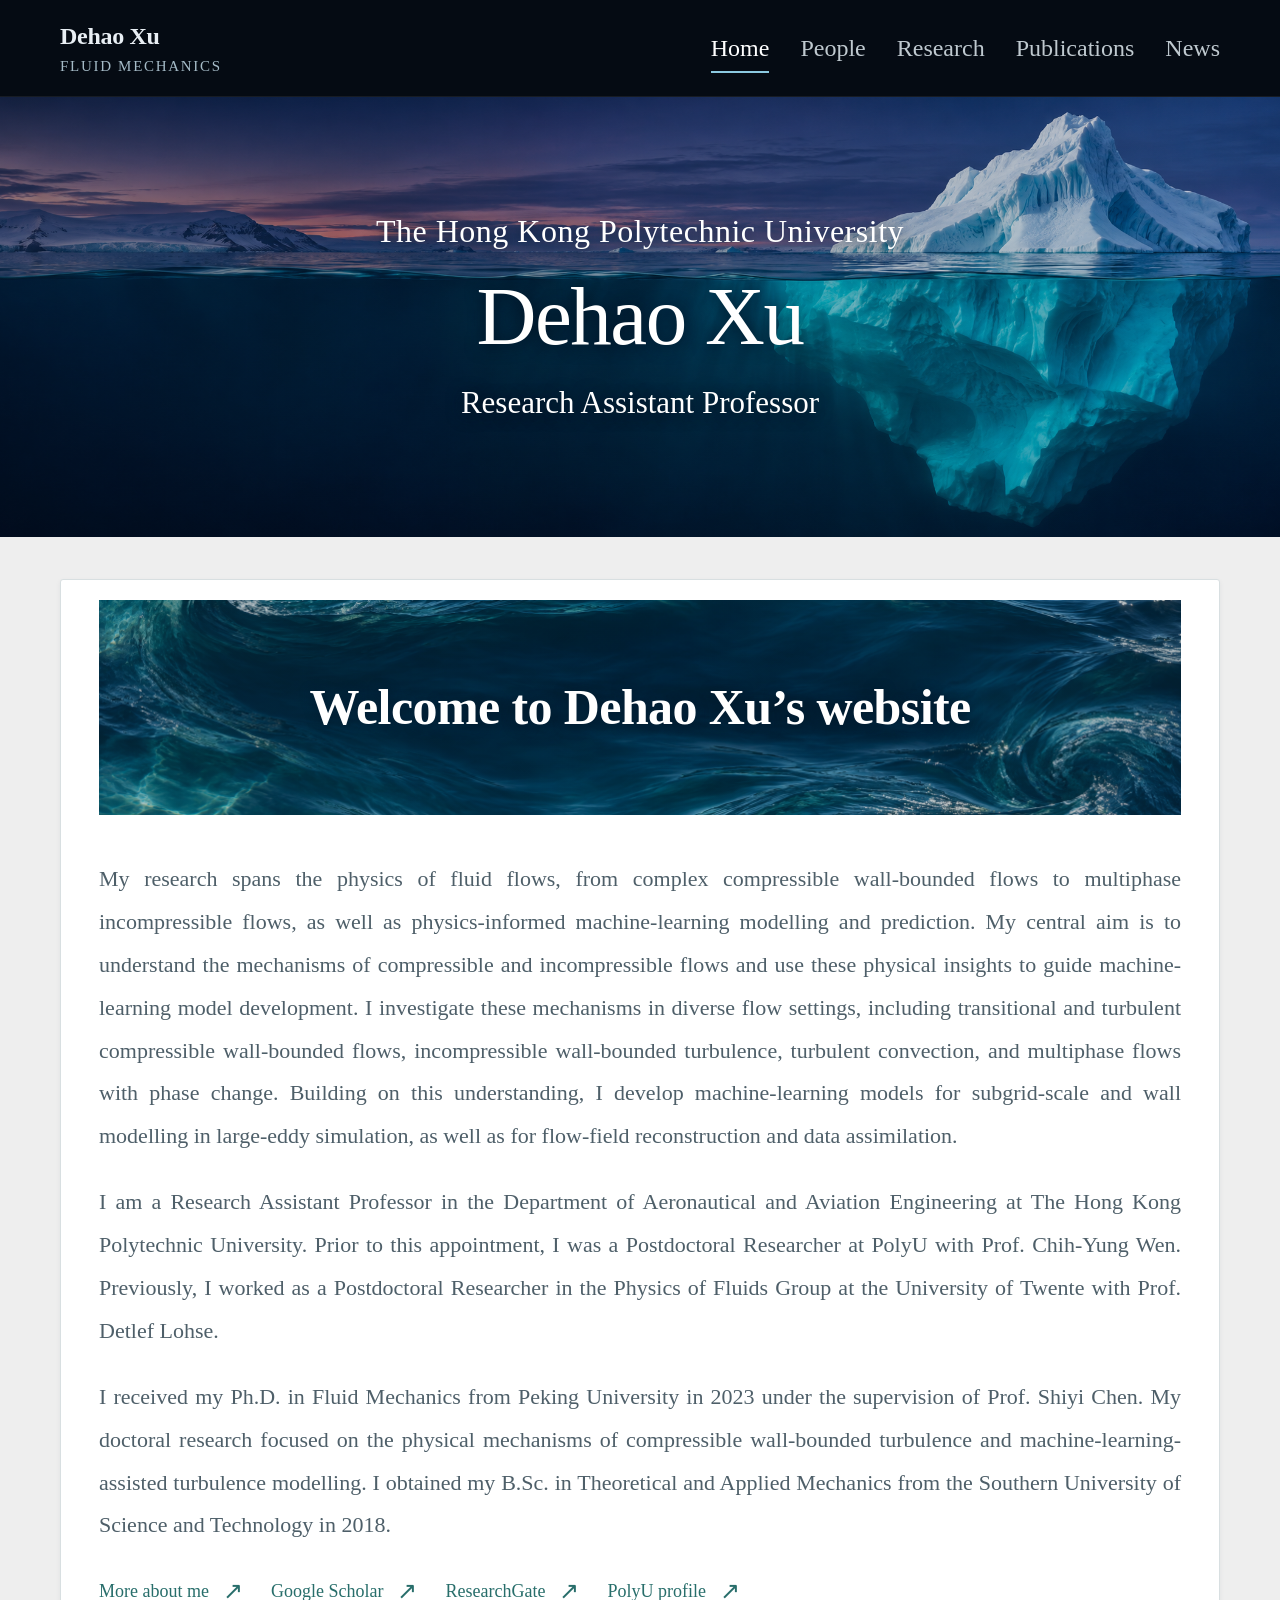
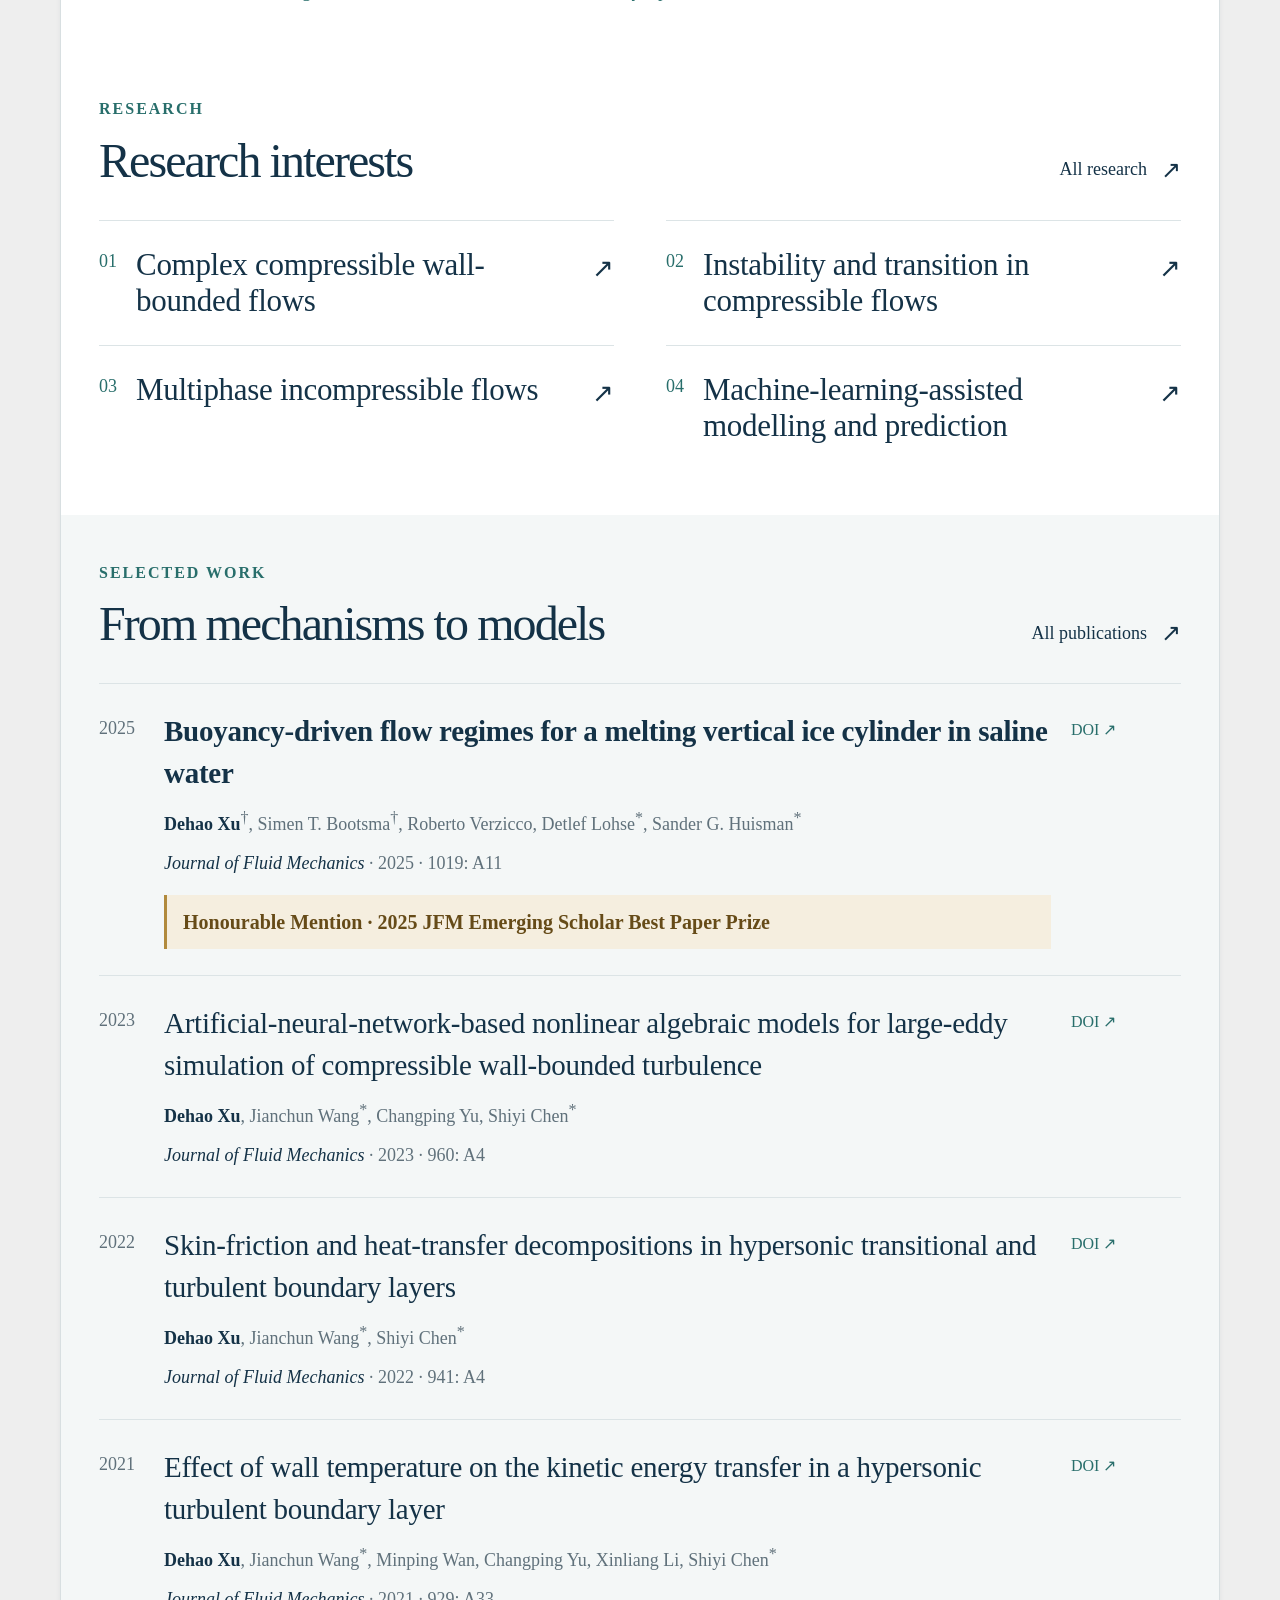
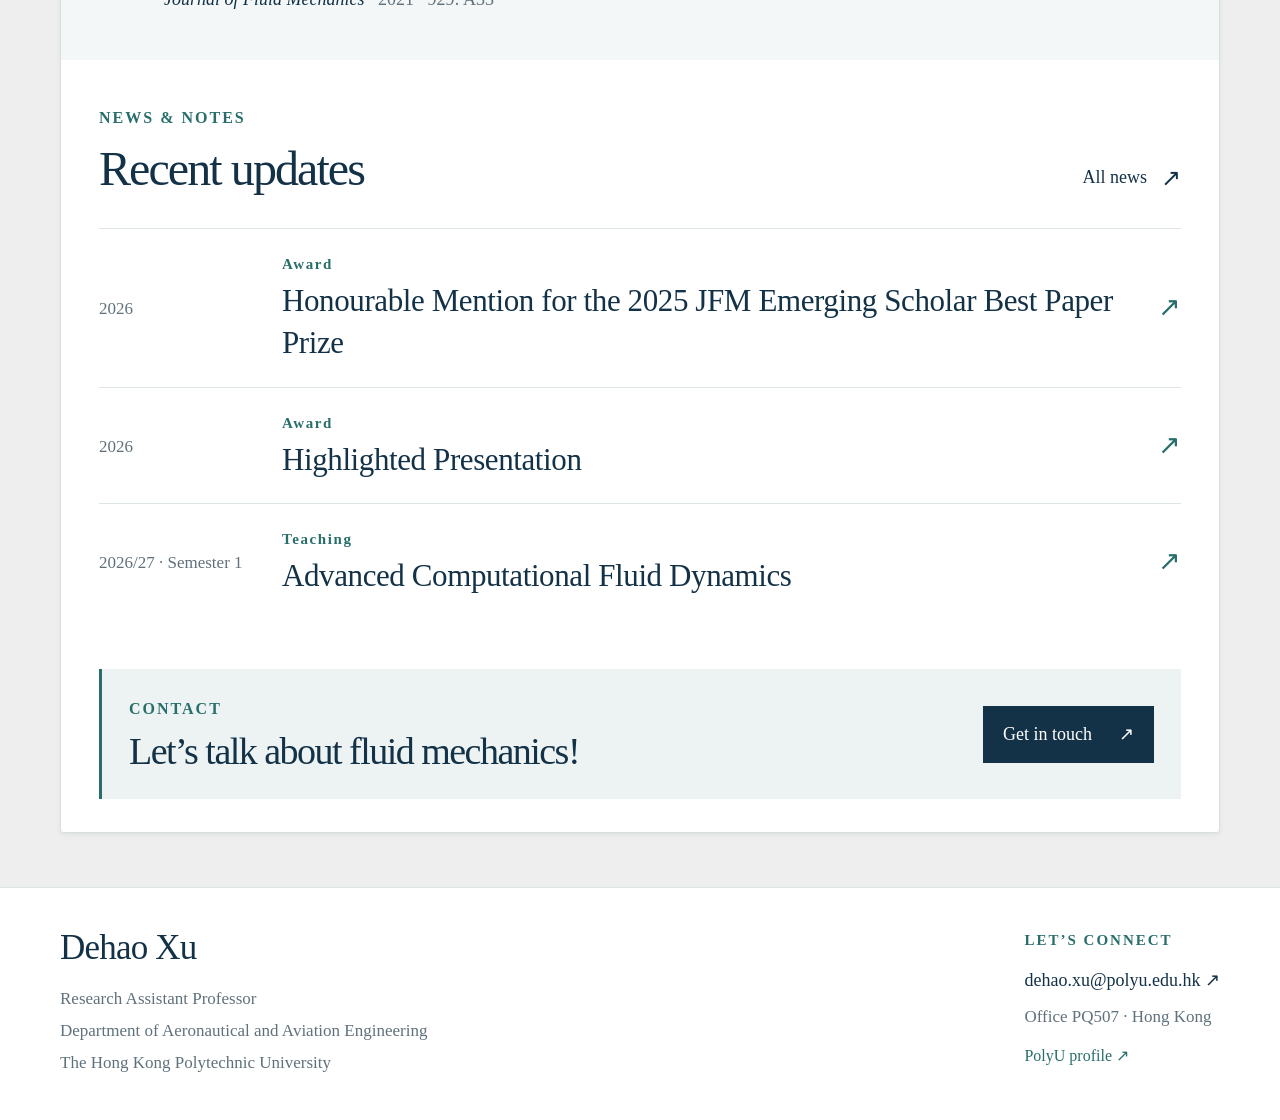
<file: index.html>
<!doctype html>
<html lang="en"><head><meta charset="utf-8"><meta name="viewport" content="width=device-width, initial-scale=1">
<title>Fluid Mechanics | Dehao Xu</title><meta name="description" content="Academic website of Dehao Xu at PolyU: complex compressible flows, instability and transition, multiphase incompressible flows, and machine-learning-assisted modelling.">
<meta name="theme-color" content="#102f46"><link rel="icon" href="assets/favicon.svg" type="image/svg+xml">
<link rel="stylesheet" href="assets/site.css"><script defer src="assets/filter.js"></script><script defer src="assets/site.js"></script></head>
<body class="home-page"><a class="skip-link" href="#main">Skip to content</a>
<header class="site-header"><div class="container header-inner">
<a class="brand" href="index.html" aria-label="Dehao Xu home"><span class="brand-name">Dehao Xu<small>FLUID MECHANICS</small></span></a>
<button class="menu-toggle" aria-expanded="false" aria-controls="navigation" hidden>Menu <span aria-hidden="true">☰</span></button>
<nav id="navigation" aria-label="Main navigation"><a href="index.html" aria-current="page">Home</a><a href="people.html">People</a><a href="research.html">Research</a><a href="publications.html">Publications</a><a href="news.html">News</a></nav></div></header>
<main id="main"><section class="home-masthead" aria-labelledby="home-name"><div class="container masthead-copy"><p>The Hong Kong Polytechnic University</p><h1 id="home-name">Dehao Xu</h1><span>Research Assistant Professor</span></div></section>
<div class="container home-content"><section class="home-introduction" aria-labelledby="welcome-title"><div class="welcome-banner"><h2 id="welcome-title">Welcome to Dehao Xu’s website</h2></div><div class="intro-prose"><p>My research spans the physics of fluid flows, from complex compressible wall-bounded flows to multiphase incompressible flows, as well as physics-informed machine-learning modelling and prediction. My central aim is to understand the mechanisms of compressible and incompressible flows and use these physical insights to guide machine-learning model development. I investigate these mechanisms in diverse flow settings, including transitional and turbulent compressible wall-bounded flows, incompressible wall-bounded turbulence, turbulent convection, and multiphase flows with phase change. Building on this understanding, I develop machine-learning models for subgrid-scale and wall modelling in large-eddy simulation, as well as for flow-field reconstruction and data assimilation.</p><p>I am a Research Assistant Professor in the Department of Aeronautical and Aviation Engineering at The Hong Kong Polytechnic University. Prior to this appointment, I was a Postdoctoral Researcher at PolyU with Prof. Chih-Yung Wen. Previously, I worked as a Postdoctoral Researcher in the Physics of Fluids Group at the University of Twente with Prof. Detlef Lohse.</p><p>I received my Ph.D. in Fluid Mechanics from Peking University in 2023 under the supervision of Prof. Shiyi Chen. My doctoral research focused on the physical mechanisms of compressible wall-bounded turbulence and machine-learning-assisted turbulence modelling. I obtained my B.Sc. in Theoretical and Applied Mechanics from the Southern University of Science and Technology in 2018.</p><div class="intro-links"><a class="text-link" href="people.html">More about me <span aria-hidden="true">↗</span></a><a class="text-link" href="https://scholar.google.com/citations?user=03T6iZcAAAAJ">Google Scholar <span aria-hidden="true">↗</span></a><a class="text-link" href="https://www.researchgate.net/profile/Dehao-Xu">ResearchGate <span aria-hidden="true">↗</span></a><a class="text-link" href="https://www.polyu.edu.hk/aae/people/academic-staff/dr-xu-dehao/">PolyU profile <span aria-hidden="true">↗</span></a></div></div></section>
<section class="section container"><div class="section-top"><div><span class="eyebrow">RESEARCH</span><h2>Research interests</h2></div><a class="text-link" href="research.html">All research <span aria-hidden="true">↗</span></a></div><div class="topics"><a class="topic" href="research.html#turbulence"><span class="topic-num">01</span><div><h3>Complex compressible wall-bounded flows</h3></div><span aria-hidden="true">↗</span></a><a class="topic" href="research.html#transition"><span class="topic-num">02</span><div><h3>Instability and transition in compressible flows</h3></div><span aria-hidden="true">↗</span></a><a class="topic" href="research.html#multiphase"><span class="topic-num">03</span><div><h3>Multiphase incompressible flows</h3></div><span aria-hidden="true">↗</span></a><a class="topic" href="research.html#modelling"><span class="topic-num">04</span><div><h3>Machine-learning-assisted modelling and prediction</h3></div><span aria-hidden="true">↗</span></a></div></section>
<section class="tinted"><div class="section container"><div class="section-top"><div><span class="eyebrow">SELECTED WORK</span><h2>From mechanisms to models</h2></div><a class="text-link" href="publications.html">All publications <span aria-hidden="true">↗</span></a></div><article class="publication compact awarded" id="selected-1" data-year="2025" data-search="Buoyancy-driven flow regimes for a melting vertical ice cylinder in saline water Dehao Xu†, Simen T. Bootsma†, Roberto Verzicco, Detlef Lohse*, Sander G. Huisman* Journal of Fluid Mechanics 2025 1019: A11">
<div class="paper-number">2025</div><div class="paper-body"><h3><a class="" href="publications.html#paper-1">Buoyancy-driven flow regimes for a melting vertical ice cylinder in saline water</a></h3><p class="authors"><strong>Dehao Xu</strong><sup>†</sup>, Simen T. Bootsma<sup>†</sup>, Roberto Verzicco, Detlef Lohse<sup>*</sup>, Sander G. Huisman<sup>*</sup></p><p class="journal"><em>Journal of Fluid Mechanics</em> <span>· 2025 · 1019: A11</span> </p><p class="paper-award"><strong>Honourable Mention · 2025 JFM Emerging Scholar Best Paper Prize</strong></p></div><a class="paper-link" href="https://doi.org/10.1017/jfm.2025.10581">DOI <span aria-hidden="true">↗</span></a></article><article class="publication compact" id="selected-7" data-year="2023" data-search="Artificial-neural-network-based nonlinear algebraic models for large-eddy simulation of compressible wall-bounded turbulence Dehao Xu, Jianchun Wang*, Changping Yu, Shiyi Chen* Journal of Fluid Mechanics 2023 960: A4">
<div class="paper-number">2023</div><div class="paper-body"><h3><a class="" href="publications.html#paper-7">Artificial-neural-network-based nonlinear algebraic models for large-eddy simulation of compressible wall-bounded turbulence</a></h3><p class="authors"><strong>Dehao Xu</strong>, Jianchun Wang<sup>*</sup>, Changping Yu, Shiyi Chen<sup>*</sup></p><p class="journal"><em>Journal of Fluid Mechanics</em> <span>· 2023 · 960: A4</span> </p></div><a class="paper-link" href="https://doi.org/10.1017/jfm.2023.179">DOI <span aria-hidden="true">↗</span></a></article><article class="publication compact" id="selected-11" data-year="2022" data-search="Skin-friction and heat-transfer decompositions in hypersonic transitional and turbulent boundary layers Dehao Xu, Jianchun Wang*, Shiyi Chen* Journal of Fluid Mechanics 2022 941: A4">
<div class="paper-number">2022</div><div class="paper-body"><h3><a class="" href="publications.html#paper-11">Skin-friction and heat-transfer decompositions in hypersonic transitional and turbulent boundary layers</a></h3><p class="authors"><strong>Dehao Xu</strong>, Jianchun Wang<sup>*</sup>, Shiyi Chen<sup>*</sup></p><p class="journal"><em>Journal of Fluid Mechanics</em> <span>· 2022 · 941: A4</span> </p></div><a class="paper-link" href="https://doi.org/10.1017/jfm.2022.269">DOI <span aria-hidden="true">↗</span></a></article><article class="publication compact" id="selected-14" data-year="2021" data-search="Effect of wall temperature on the kinetic energy transfer in a hypersonic turbulent boundary layer Dehao Xu, Jianchun Wang*, Minping Wan, Changping Yu, Xinliang Li, Shiyi Chen* Journal of Fluid Mechanics 2021 929: A33">
<div class="paper-number">2021</div><div class="paper-body"><h3><a class="" href="publications.html#paper-14">Effect of wall temperature on the kinetic energy transfer in a hypersonic turbulent boundary layer</a></h3><p class="authors"><strong>Dehao Xu</strong>, Jianchun Wang<sup>*</sup>, Minping Wan, Changping Yu, Xinliang Li, Shiyi Chen<sup>*</sup></p><p class="journal"><em>Journal of Fluid Mechanics</em> <span>· 2021 · 929: A33</span> </p></div><a class="paper-link" href="https://doi.org/10.1017/jfm.2021.875">DOI <span aria-hidden="true">↗</span></a></article></div></section>
<section class="section container"><div class="section-top"><div><span class="eyebrow">NEWS & NOTES</span><h2>Recent updates</h2></div><a class="text-link" href="news.html">All news <span aria-hidden="true">↗</span></a></div><article class="news-item compact" id="jfm-emerging-scholar-mention"><div class="news-date">2026</div><div><span class="eyebrow news-category">Award</span><h3><a class="" href="publications.html#paper-1">Honourable Mention for the 2025 JFM Emerging Scholar Best Paper Prize</a></h3></div><a class="news-arrow" href="publications.html#paper-1"><span aria-hidden="true">↗</span><span class="sr-only">Honourable Mention for the 2025 JFM Emerging Scholar Best Paper Prize</span></a></article><article class="news-item compact" id="highlighted-presentation"><div class="news-date">2026</div><div><span class="eyebrow news-category">Award</span><h3><a class="" href="people.html#honors">Highlighted Presentation</a></h3></div><a class="news-arrow" href="people.html#honors"><span aria-hidden="true">↗</span><span class="sr-only">Highlighted Presentation</span></a></article><article class="news-item compact" id="cfd-teaching"><div class="news-date">2026/27 · Semester 1</div><div><span class="eyebrow news-category">Teaching</span><h3><a class="" href="people.html#teaching">Advanced Computational Fluid Dynamics</a></h3></div><a class="news-arrow" href="people.html#teaching"><span aria-hidden="true">↗</span><span class="sr-only">Advanced Computational Fluid Dynamics</span></a></article></section>
<section class="container contact-band"><div><span class="eyebrow">CONTACT</span><h2>Let’s talk about fluid mechanics!</h2></div><a class="button" href="mailto:dehao.xu@polyu.edu.hk">Get in touch <span aria-hidden="true">↗</span></a></section></div></main>
<footer class="site-footer"><div class="container footer-top"><div><a class="footer-name" href="index.html">Dehao Xu</a><p>Research Assistant Professor<br>Department of Aeronautical and Aviation Engineering<br>The Hong Kong Polytechnic University</p></div><div class="footer-contact"><span class="eyebrow">LET’S CONNECT</span><a class="" href="mailto:dehao.xu@polyu.edu.hk">dehao.xu@polyu.edu.hk <span aria-hidden="true">↗</span></a><p>Office PQ507 · Hong Kong</p><a class="" href="https://www.polyu.edu.hk/aae/people/academic-staff/dr-xu-dehao/">PolyU profile <span aria-hidden="true">↗</span></a></div></div></footer>
</body></html>
</file>
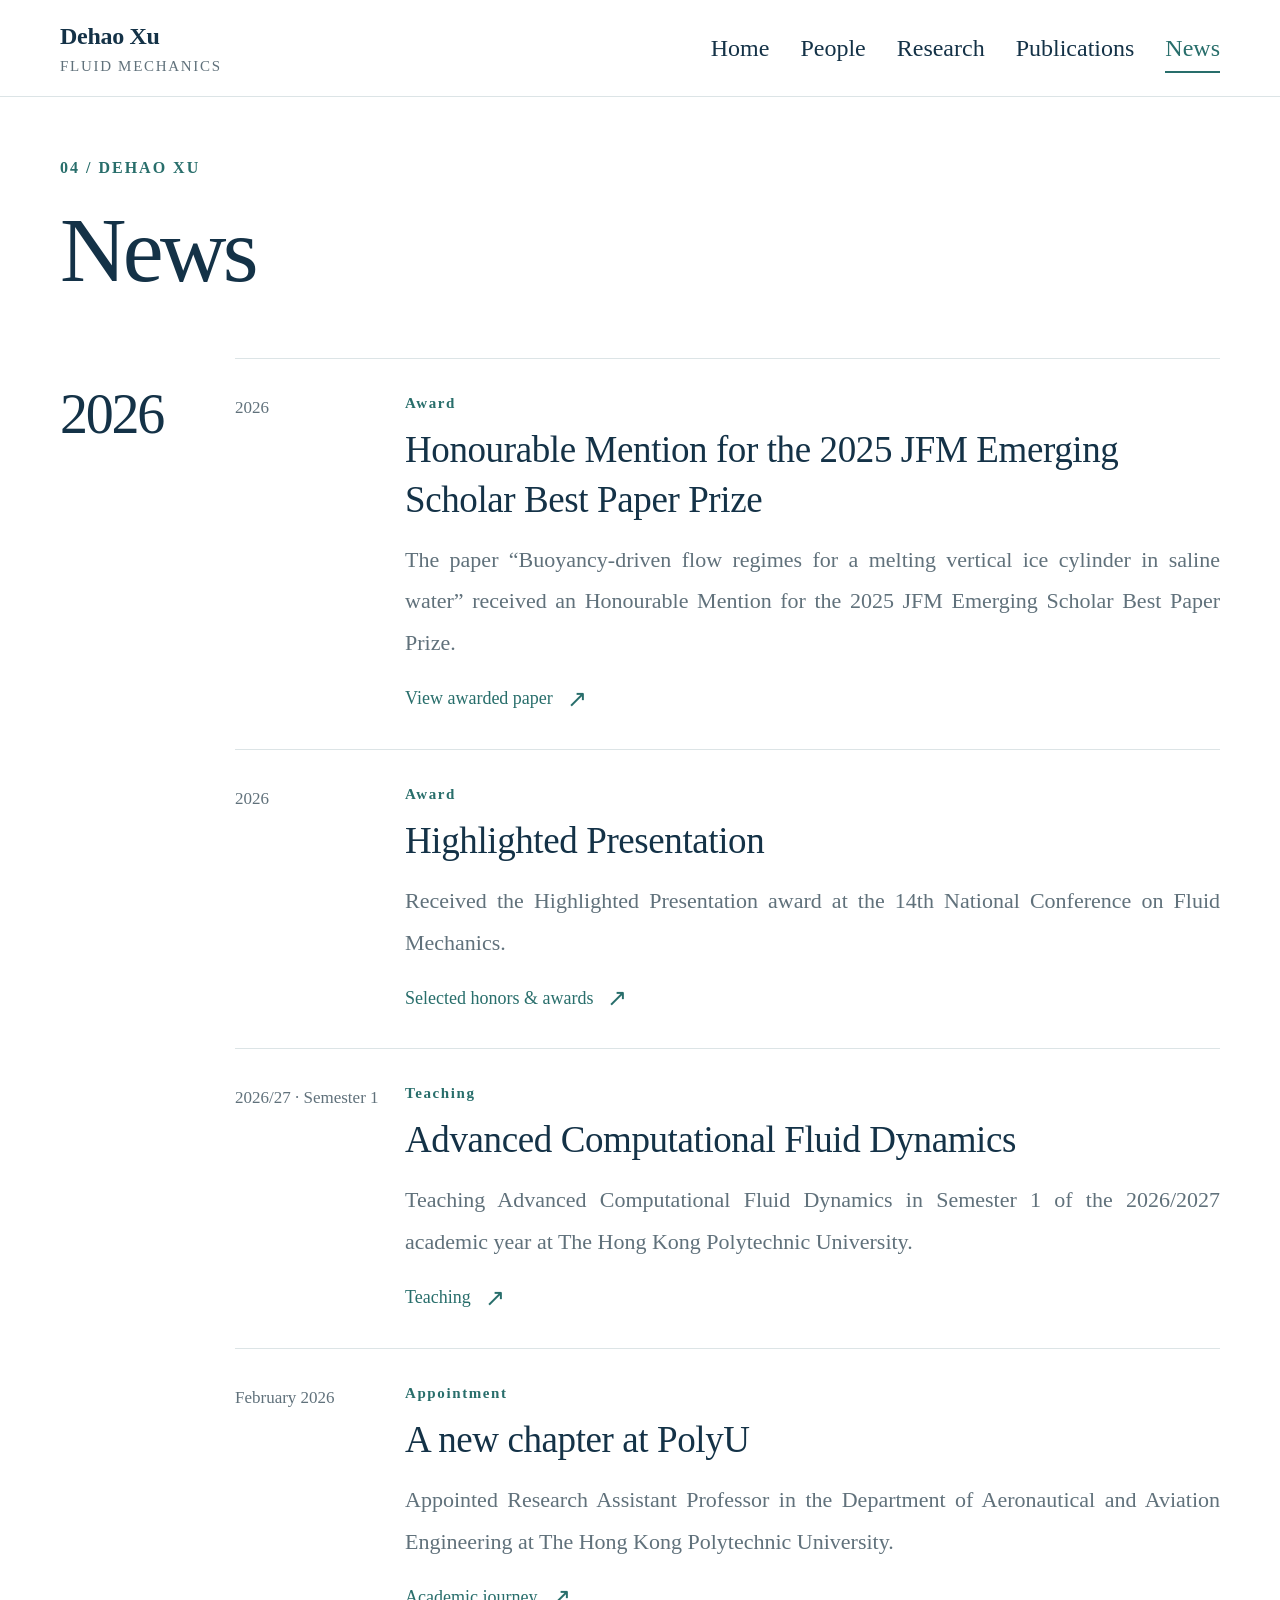
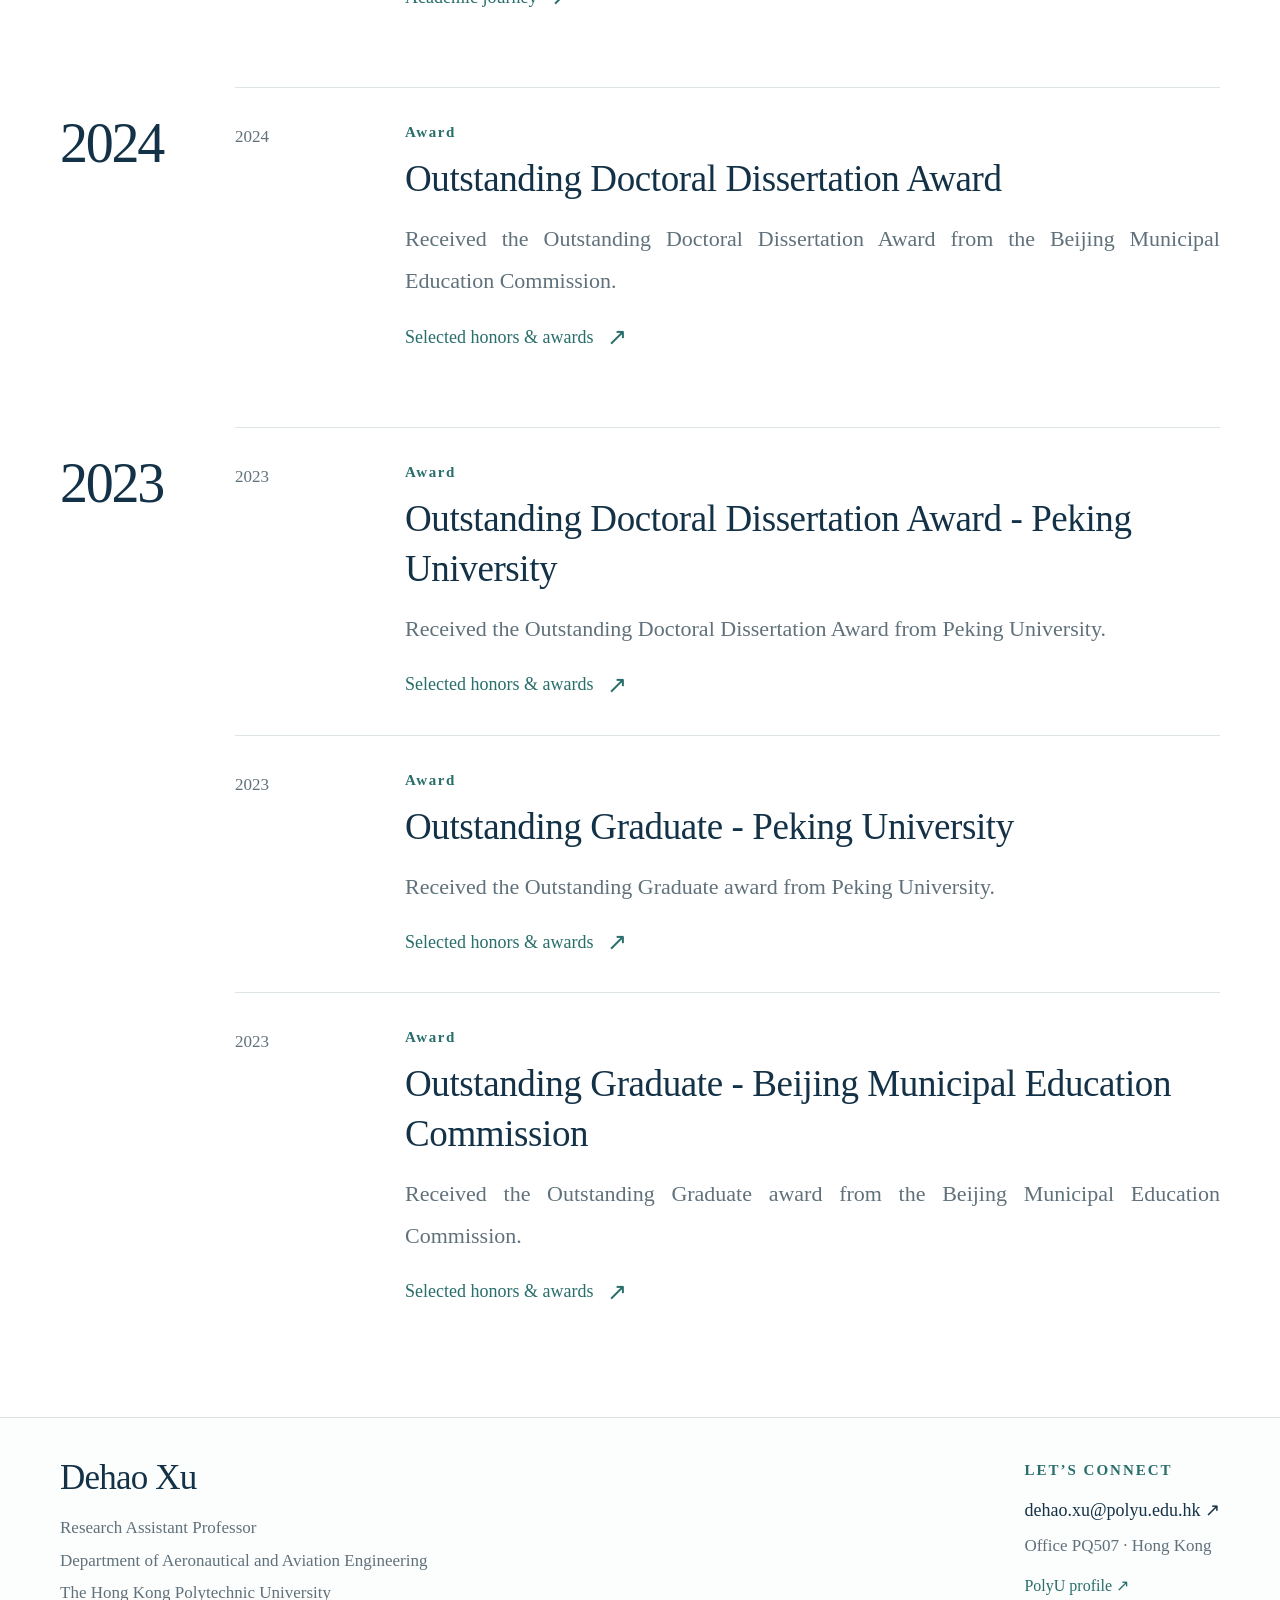
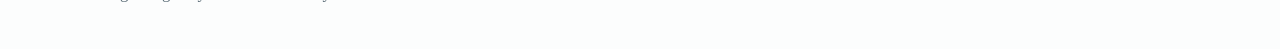
<file: news.html>
<!doctype html>
<html lang="en"><head><meta charset="utf-8"><meta name="viewport" content="width=device-width, initial-scale=1">
<title>News | Dehao Xu</title><meta name="description" content="Academic updates from Dehao Xu: research publications, appointments, teaching and honors.">
<meta name="theme-color" content="#102f46"><link rel="icon" href="assets/favicon.svg" type="image/svg+xml">
<link rel="stylesheet" href="assets/site.css"><script defer src="assets/filter.js"></script><script defer src="assets/site.js"></script></head>
<body class="inner-page"><a class="skip-link" href="#main">Skip to content</a>
<header class="site-header"><div class="container header-inner">
<a class="brand" href="index.html" aria-label="Dehao Xu home"><span class="brand-name">Dehao Xu<small>FLUID MECHANICS</small></span></a>
<button class="menu-toggle" aria-expanded="false" aria-controls="navigation" hidden>Menu <span aria-hidden="true">☰</span></button>
<nav id="navigation" aria-label="Main navigation"><a href="index.html">Home</a><a href="people.html">People</a><a href="research.html">Research</a><a href="publications.html">Publications</a><a href="news.html" aria-current="page">News</a></nav></div></header>
<main id="main"><section class="page-heading container"><span class="eyebrow">04 / DEHAO XU</span><h1>News</h1></section><div class="container news-archive"><section class="news-year"><h2>2026</h2><div><article class="news-item" id="jfm-emerging-scholar-mention"><div class="news-date">2026</div><div><span class="eyebrow news-category">Award</span><h3><a class="" href="publications.html#paper-1">Honourable Mention for the 2025 JFM Emerging Scholar Best Paper Prize</a></h3><p>The paper “Buoyancy-driven flow regimes for a melting vertical ice cylinder in saline water” received an Honourable Mention for the 2025 JFM Emerging Scholar Best Paper Prize.</p><a class="text-link" href="publications.html#paper-1">View awarded paper <span aria-hidden="true">↗</span></a></div></article><article class="news-item" id="highlighted-presentation"><div class="news-date">2026</div><div><span class="eyebrow news-category">Award</span><h3><a class="" href="people.html#honors">Highlighted Presentation</a></h3><p>Received the Highlighted Presentation award at the 14th National Conference on Fluid Mechanics.</p><a class="text-link" href="people.html#honors">Selected honors &amp; awards <span aria-hidden="true">↗</span></a></div></article><article class="news-item" id="cfd-teaching"><div class="news-date">2026/27 · Semester 1</div><div><span class="eyebrow news-category">Teaching</span><h3><a class="" href="people.html#teaching">Advanced Computational Fluid Dynamics</a></h3><p>Teaching Advanced Computational Fluid Dynamics in Semester 1 of the 2026/2027 academic year at The Hong Kong Polytechnic University.</p><a class="text-link" href="people.html#teaching">Teaching <span aria-hidden="true">↗</span></a></div></article><article class="news-item" id="polyu-appointment"><div class="news-date">February 2026</div><div><span class="eyebrow news-category">Appointment</span><h3><a class="" href="people.html#experience">A new chapter at PolyU</a></h3><p>Appointed Research Assistant Professor in the Department of Aeronautical and Aviation Engineering at The Hong Kong Polytechnic University.</p><a class="text-link" href="people.html#experience">Academic journey <span aria-hidden="true">↗</span></a></div></article></div></section><section class="news-year"><h2>2024</h2><div><article class="news-item" id="doctoral-award"><div class="news-date">2024</div><div><span class="eyebrow news-category">Award</span><h3><a class="" href="people.html#honors">Outstanding Doctoral Dissertation Award</a></h3><p>Received the Outstanding Doctoral Dissertation Award from the Beijing Municipal Education Commission.</p><a class="text-link" href="people.html#honors">Selected honors &amp; awards <span aria-hidden="true">↗</span></a></div></article></div></section><section class="news-year"><h2>2023</h2><div><article class="news-item" id="doctoral-award-pku"><div class="news-date">2023</div><div><span class="eyebrow news-category">Award</span><h3><a class="" href="people.html#honors">Outstanding Doctoral Dissertation Award - Peking University</a></h3><p>Received the Outstanding Doctoral Dissertation Award from Peking University.</p><a class="text-link" href="people.html#honors">Selected honors &amp; awards <span aria-hidden="true">↗</span></a></div></article><article class="news-item" id="outstanding-graduate-pku"><div class="news-date">2023</div><div><span class="eyebrow news-category">Award</span><h3><a class="" href="people.html#honors">Outstanding Graduate - Peking University</a></h3><p>Received the Outstanding Graduate award from Peking University.</p><a class="text-link" href="people.html#honors">Selected honors &amp; awards <span aria-hidden="true">↗</span></a></div></article><article class="news-item" id="outstanding-graduate-beijing"><div class="news-date">2023</div><div><span class="eyebrow news-category">Award</span><h3><a class="" href="people.html#honors">Outstanding Graduate - Beijing Municipal Education Commission</a></h3><p>Received the Outstanding Graduate award from the Beijing Municipal Education Commission.</p><a class="text-link" href="people.html#honors">Selected honors &amp; awards <span aria-hidden="true">↗</span></a></div></article></div></section></div></main>
<footer class="site-footer"><div class="container footer-top"><div><a class="footer-name" href="index.html">Dehao Xu</a><p>Research Assistant Professor<br>Department of Aeronautical and Aviation Engineering<br>The Hong Kong Polytechnic University</p></div><div class="footer-contact"><span class="eyebrow">LET’S CONNECT</span><a class="" href="mailto:dehao.xu@polyu.edu.hk">dehao.xu@polyu.edu.hk <span aria-hidden="true">↗</span></a><p>Office PQ507 · Hong Kong</p><a class="" href="https://www.polyu.edu.hk/aae/people/academic-staff/dr-xu-dehao/">PolyU profile <span aria-hidden="true">↗</span></a></div></div></footer>
</body></html>
</file>
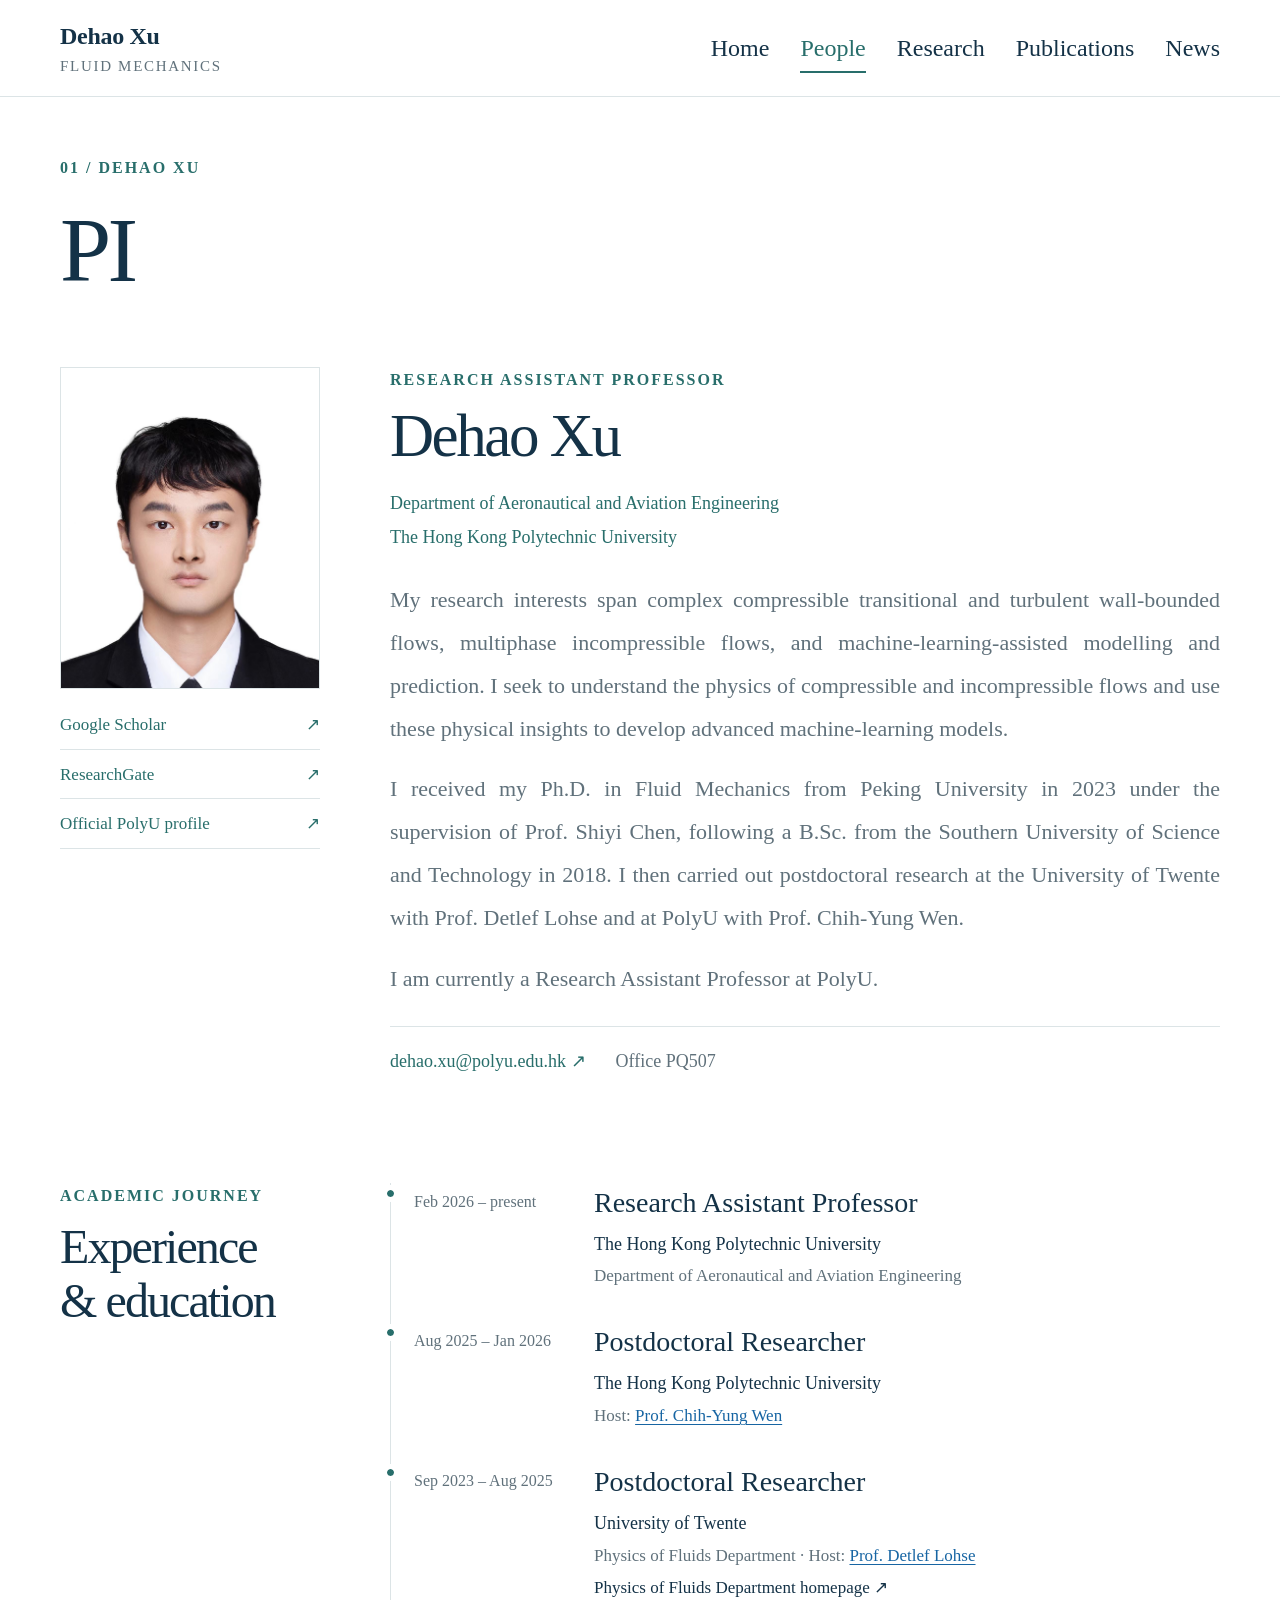
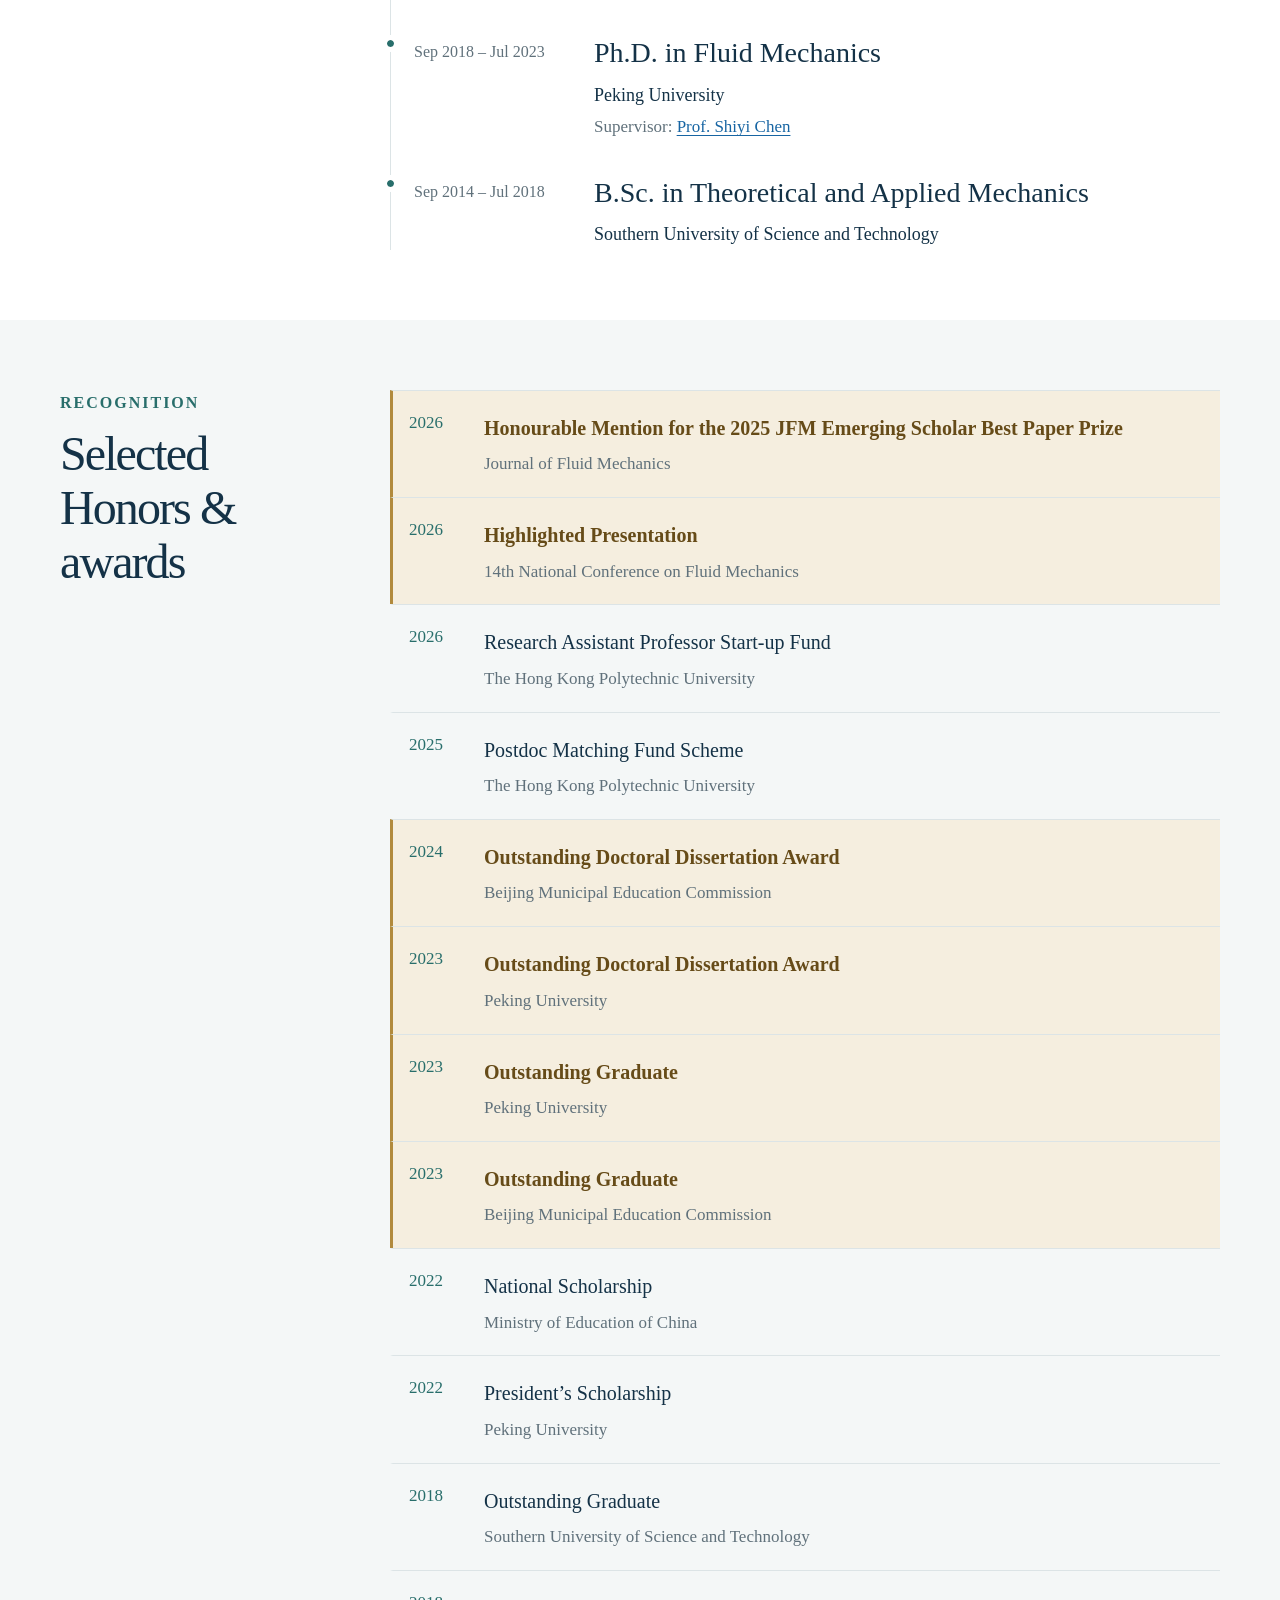
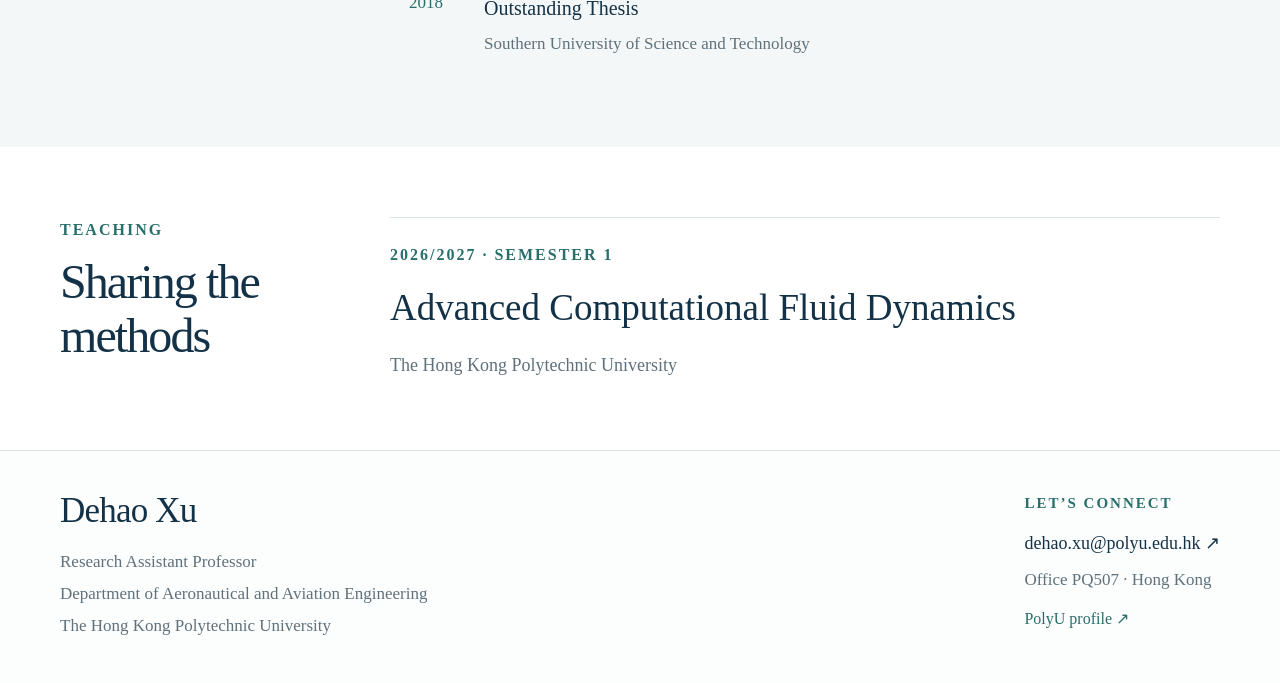
<file: people.html>
<!doctype html>
<html lang="en"><head><meta charset="utf-8"><meta name="viewport" content="width=device-width, initial-scale=1">
<title>People | Dehao Xu</title><meta name="description" content="Dehao Xu: academic biography, appointments, education, honors and teaching.">
<meta name="theme-color" content="#102f46"><link rel="icon" href="assets/favicon.svg" type="image/svg+xml">
<link rel="stylesheet" href="assets/site.css?v=people-links-1"><script defer src="assets/filter.js"></script><script defer src="assets/site.js"></script></head>
<body class="inner-page"><a class="skip-link" href="#main">Skip to content</a>
<header class="site-header"><div class="container header-inner">
<a class="brand" href="index.html" aria-label="Dehao Xu home"><span class="brand-name">Dehao Xu<small>FLUID MECHANICS</small></span></a>
<button class="menu-toggle" aria-expanded="false" aria-controls="navigation" hidden>Menu <span aria-hidden="true">☰</span></button>
<nav id="navigation" aria-label="Main navigation"><a href="index.html">Home</a><a href="people.html" aria-current="page">People</a><a href="research.html">Research</a><a href="publications.html">Publications</a><a href="news.html">News</a></nav></div></header>
<main id="main"><section class="page-heading container"><span class="eyebrow">01 / DEHAO XU</span><h1>PI</h1></section><section class="container profile"><aside><img class="portrait" src="assets/dehao-xu.jpg" alt="Portrait of Dr Dehao Xu" width="280" height="360"><div class="profile-links"><a class="" href="https://scholar.google.com/citations?user=03T6iZcAAAAJ">Google Scholar <span aria-hidden="true">↗</span></a><a class="" href="https://www.researchgate.net/profile/Dehao-Xu">ResearchGate <span aria-hidden="true">↗</span></a><a class="" href="https://www.polyu.edu.hk/aae/people/academic-staff/dr-xu-dehao/">Official PolyU profile <span aria-hidden="true">↗</span></a></div></aside><div class="profile-copy"><span class="eyebrow">RESEARCH ASSISTANT PROFESSOR</span><h2>Dehao Xu</h2><p class="profile-affiliation">Department of Aeronautical and Aviation Engineering<br>The Hong Kong Polytechnic University</p><p>My research interests span complex compressible transitional and turbulent wall-bounded flows, multiphase incompressible flows, and machine-learning-assisted modelling and prediction. I seek to understand the physics of compressible and incompressible flows and use these physical insights to develop advanced machine-learning models.</p><p>I received my Ph.D. in Fluid Mechanics from Peking University in 2023 under the supervision of Prof. Shiyi Chen, following a B.Sc. from the Southern University of Science and Technology in 2018. I then carried out postdoctoral research at the University of Twente with Prof. Detlef Lohse and at PolyU with Prof. Chih-Yung Wen.</p><p>I am currently a Research Assistant Professor at PolyU.</p><div class="profile-contact"><a class="" href="mailto:dehao.xu@polyu.edu.hk">dehao.xu@polyu.edu.hk <span aria-hidden="true">↗</span></a><span>Office PQ507</span></div></div></section>
<section class="section container split-section" id="experience"><div><span class="eyebrow">ACADEMIC JOURNEY</span><h2>Experience<br>& education</h2></div><div class="timeline"><article class="timeline-item"><span class="timeline-date">Feb 2026 – present</span><div><h3>Research Assistant Professor</h3><p>The Hong Kong Polytechnic University</p><span class="muted">Department of Aeronautical and Aviation Engineering</span></div></article><article class="timeline-item"><span class="timeline-date">Aug 2025 – Jan 2026</span><div><h3>Postdoctoral Researcher</h3><p>The Hong Kong Polytechnic University</p><span class="muted">Host: <a class="professor-link" href="https://www.polyu.edu.hk/aae/people/academic-staff/ir-prof-wen-chih-yung/">Prof. Chih-Yung Wen</a></span></div></article><article class="timeline-item"><span class="timeline-date">Sep 2023 – Aug 2025</span><div><h3>Postdoctoral Researcher</h3><p>University of Twente</p><span class="muted">Physics of Fluids Department · Host: <a class="professor-link" href="https://pof.tnw.utwente.nl/people/profile/3">Prof. Detlef Lohse</a></span><a class="group-homepage-link" href="https://pof.tnw.utwente.nl/">Physics of Fluids Department homepage <span aria-hidden="true">↗</span></a></div></article><article class="timeline-item"><span class="timeline-date">Sep 2018 – Jul 2023</span><div><h3>Ph.D. in Fluid Mechanics</h3><p>Peking University</p><span class="muted">Supervisor: <a class="professor-link" href="https://faculty.eitech.edu.cn/mech/csy1/main.htm">Prof. Shiyi Chen</a></span></div></article><article class="timeline-item"><span class="timeline-date">Sep 2014 – Jul 2018</span><div><h3>B.Sc. in Theoretical and Applied Mechanics</h3><p>Southern University of Science and Technology</p></div></article></div></section>
<section class="tinted"><div class="section container split-section" id="honors"><div><span class="eyebrow">RECOGNITION</span><h2>Selected Honors &amp; awards</h2></div><ul class="honors"><li class="honor-highlight"><span>2026</span><div><strong>Honourable Mention for the 2025 JFM Emerging Scholar Best Paper Prize</strong><p>Journal of Fluid Mechanics</p></div></li><li class="honor-highlight"><span>2026</span><div><strong>Highlighted Presentation</strong><p>14th National Conference on Fluid Mechanics</p></div></li><li class=""><span>2026</span><div><strong>Research Assistant Professor Start-up Fund</strong><p>The Hong Kong Polytechnic University</p></div></li><li class=""><span>2025</span><div><strong>Postdoc Matching Fund Scheme</strong><p>The Hong Kong Polytechnic University</p></div></li><li class="honor-highlight"><span>2024</span><div><strong>Outstanding Doctoral Dissertation Award</strong><p>Beijing Municipal Education Commission</p></div></li><li class="honor-highlight"><span>2023</span><div><strong>Outstanding Doctoral Dissertation Award</strong><p>Peking University</p></div></li><li class="honor-highlight"><span>2023</span><div><strong>Outstanding Graduate</strong><p>Peking University</p></div></li><li class="honor-highlight"><span>2023</span><div><strong>Outstanding Graduate</strong><p>Beijing Municipal Education Commission</p></div></li><li class=""><span>2022</span><div><strong>National Scholarship</strong><p>Ministry of Education of China</p></div></li><li class=""><span>2022</span><div><strong>President’s Scholarship</strong><p>Peking University</p></div></li><li class=""><span>2018</span><div><strong>Outstanding Graduate</strong><p>Southern University of Science and Technology</p></div></li><li class=""><span>2018</span><div><strong>Outstanding Thesis</strong><p>Southern University of Science and Technology</p></div></li></ul></div></section>
<section class="section container split-section" id="teaching"><div><span class="eyebrow">TEACHING</span><h2>Sharing the methods</h2></div><div class="teaching"><span class="eyebrow">2026/2027 · SEMESTER 1</span><h3>Advanced Computational Fluid Dynamics</h3><p>The Hong Kong Polytechnic University</p></div></section></main>
<footer class="site-footer"><div class="container footer-top"><div><a class="footer-name" href="index.html">Dehao Xu</a><p>Research Assistant Professor<br>Department of Aeronautical and Aviation Engineering<br>The Hong Kong Polytechnic University</p></div><div class="footer-contact"><span class="eyebrow">LET’S CONNECT</span><a class="" href="mailto:dehao.xu@polyu.edu.hk">dehao.xu@polyu.edu.hk <span aria-hidden="true">↗</span></a><p>Office PQ507 · Hong Kong</p><a class="" href="https://www.polyu.edu.hk/aae/people/academic-staff/dr-xu-dehao/">PolyU profile <span aria-hidden="true">↗</span></a></div></div></footer>
</body></html>
</file>
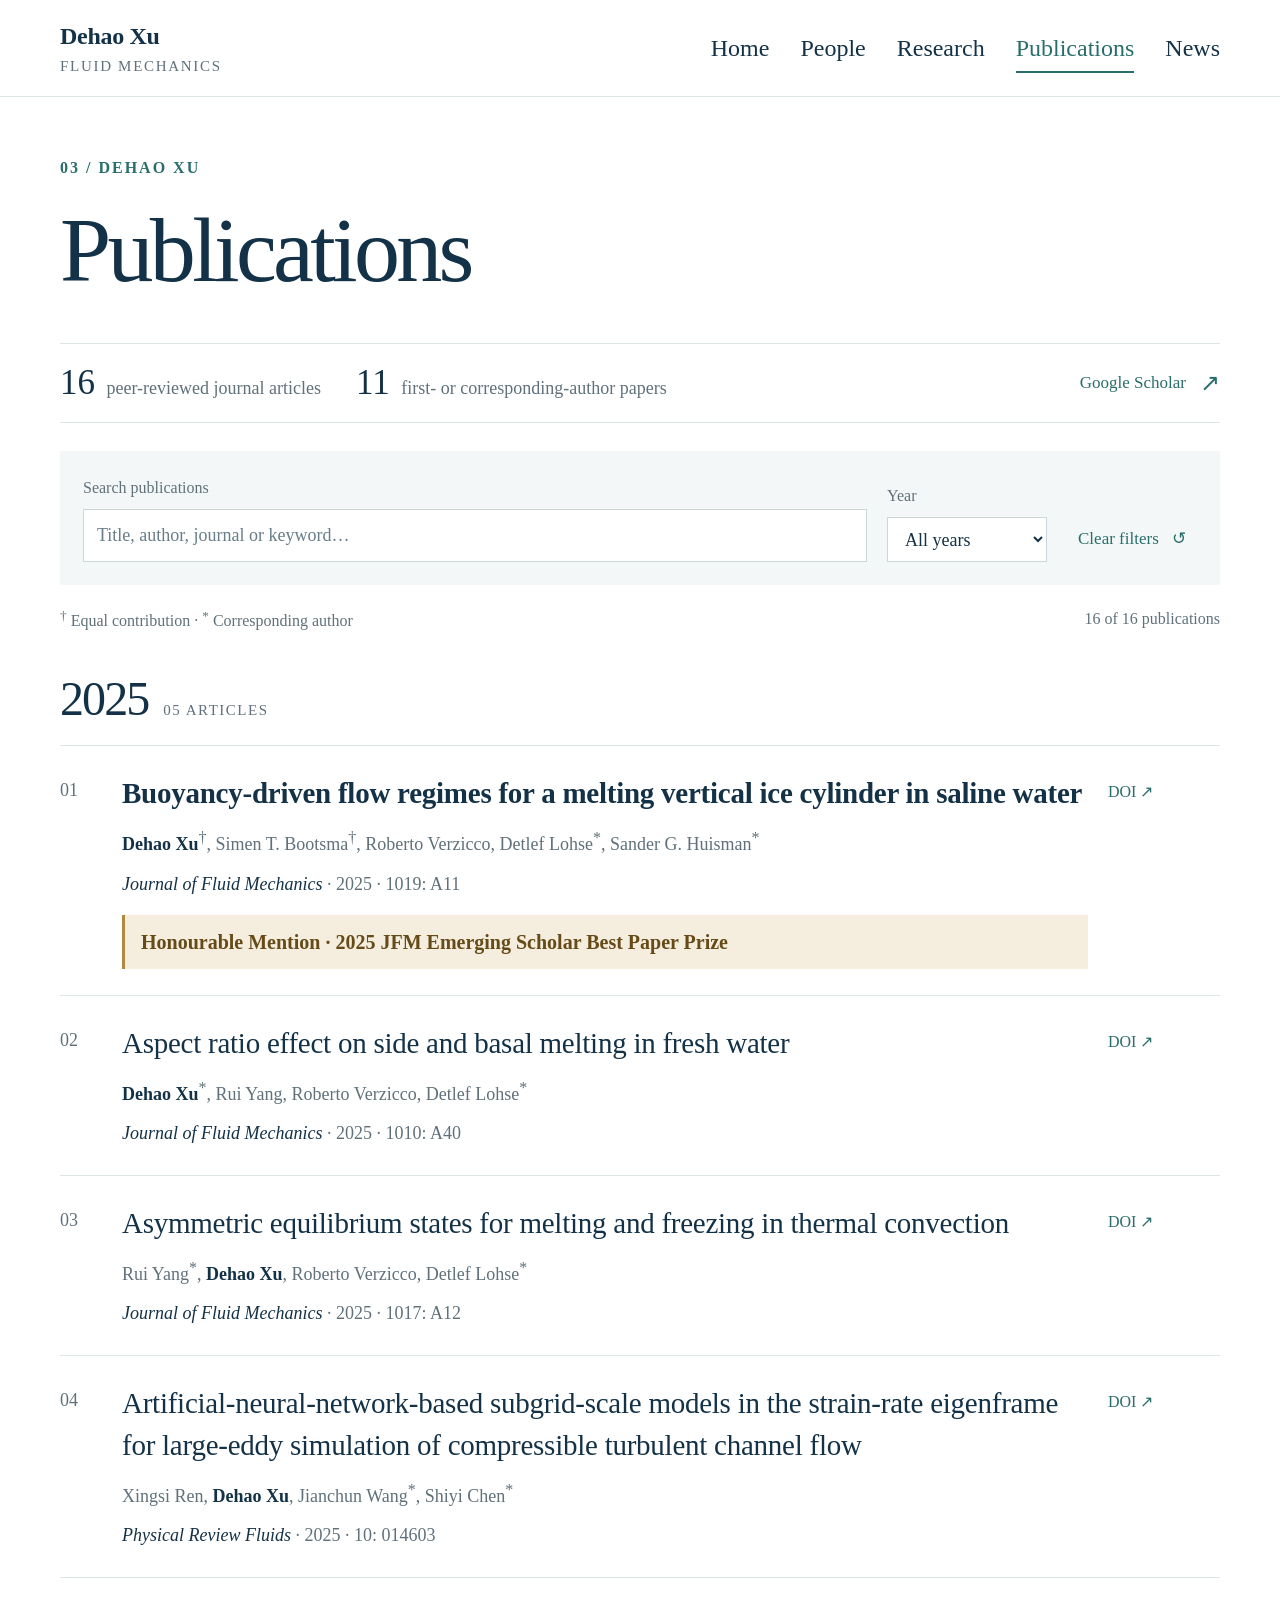
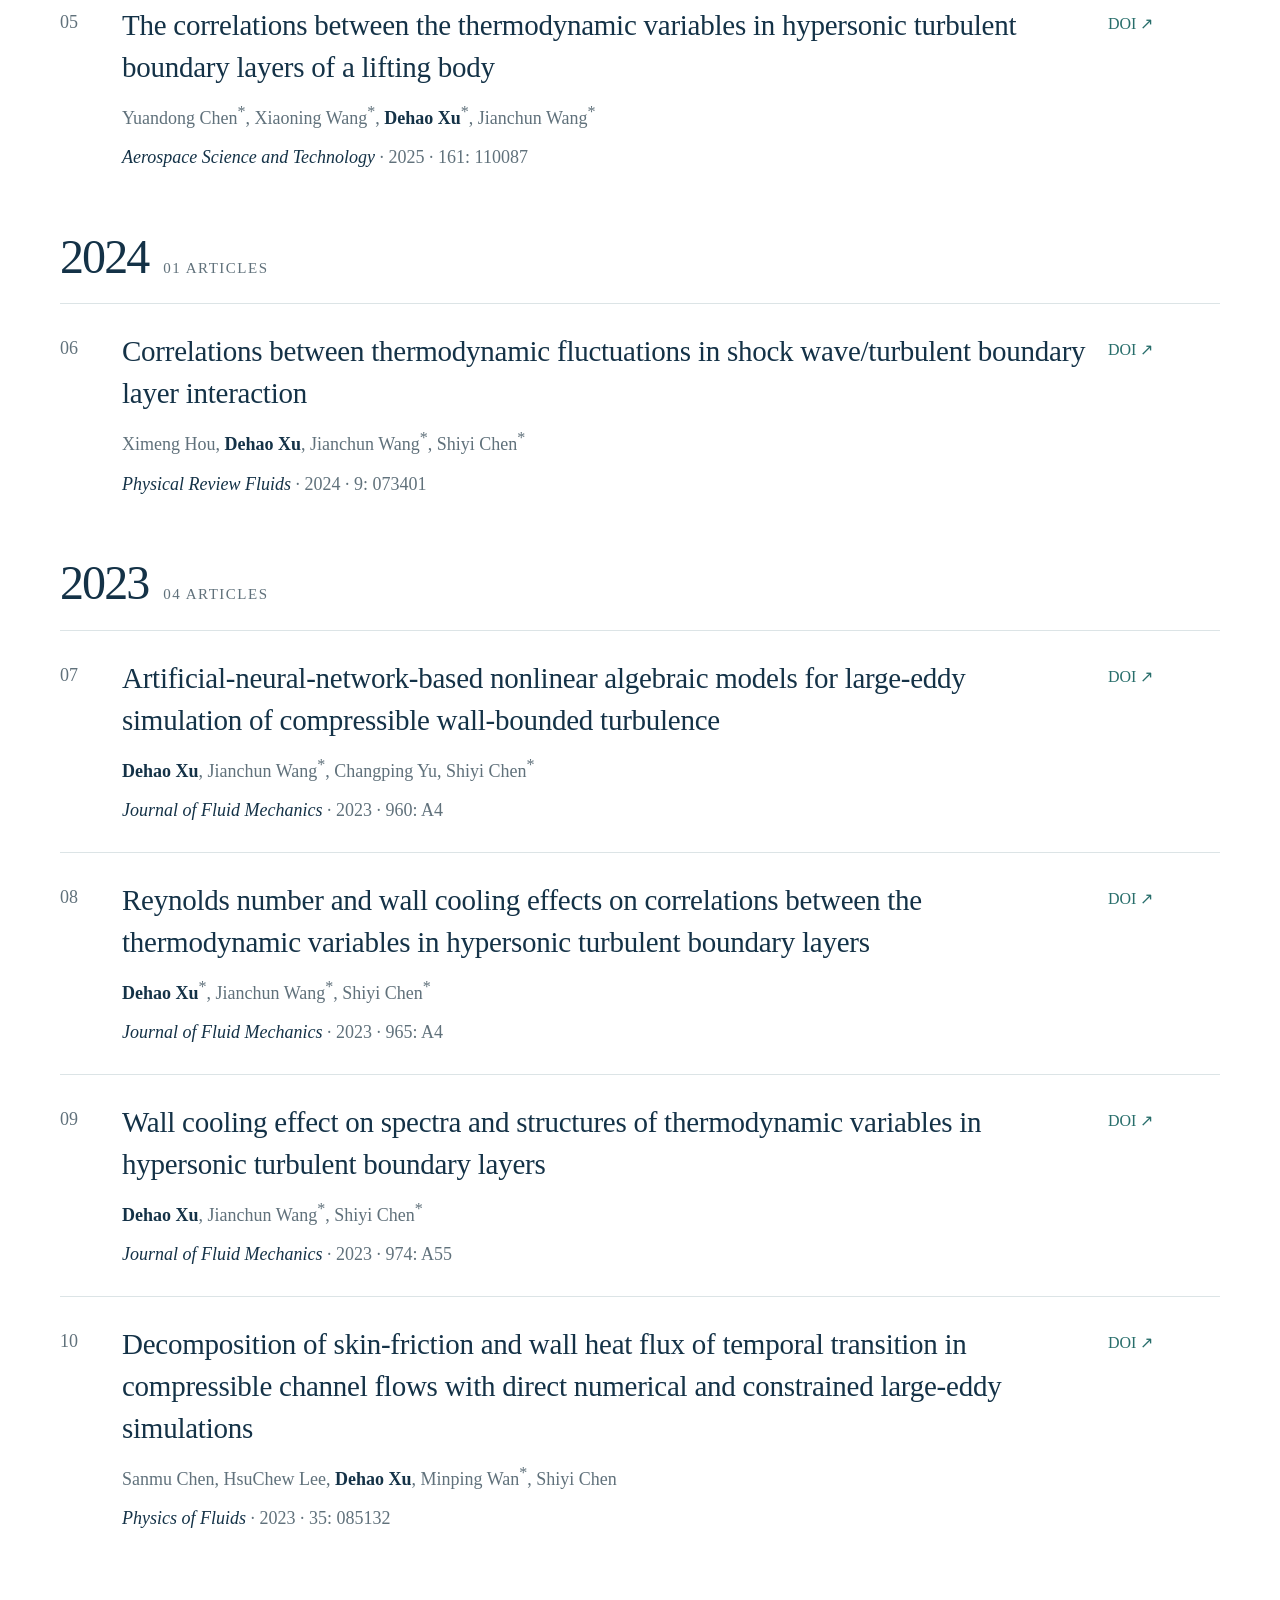
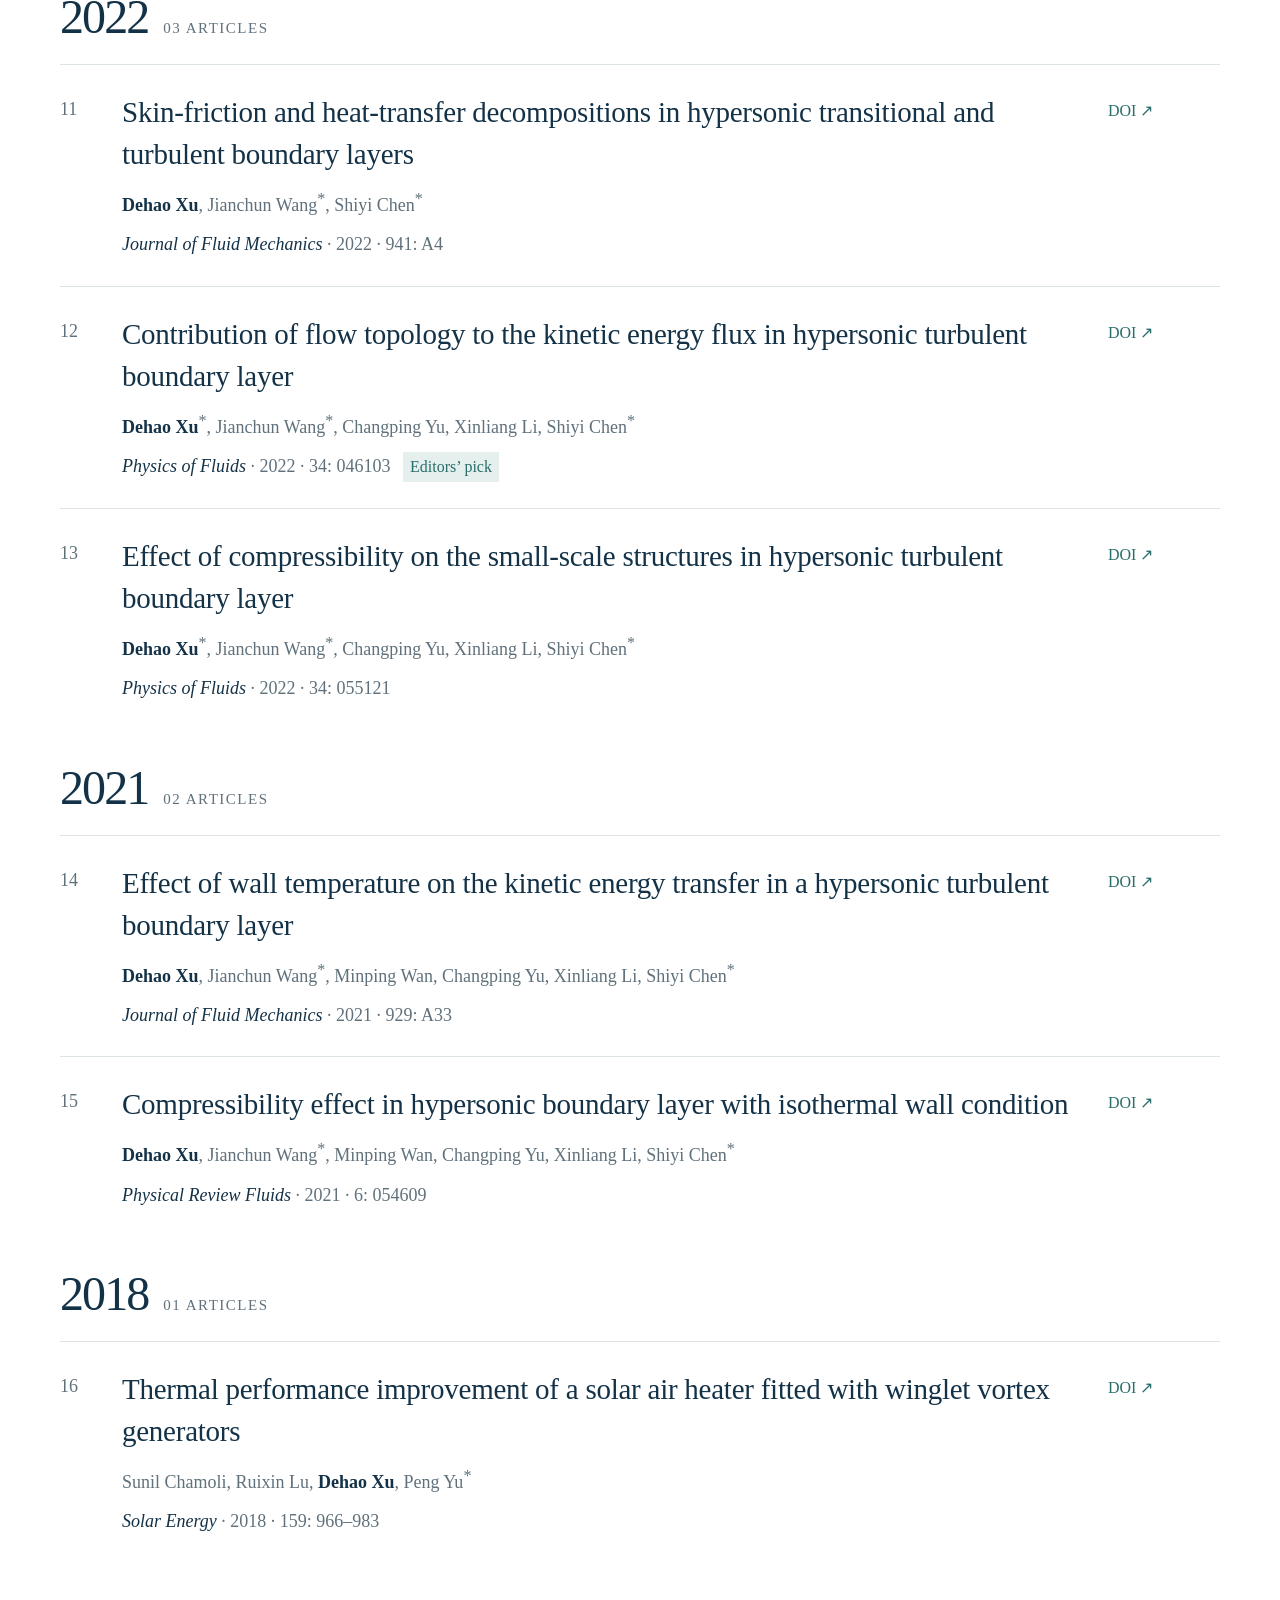
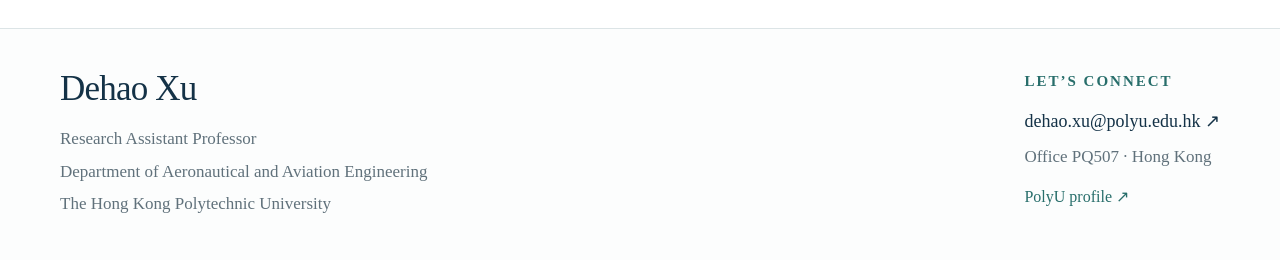
<file: publications.html>
<!doctype html>
<html lang="en"><head><meta charset="utf-8"><meta name="viewport" content="width=device-width, initial-scale=1">
<title>Publications | Dehao Xu</title><meta name="description" content="The complete CV list of 16 journal publications by Dehao Xu, with author information, journal metadata and search filters.">
<meta name="theme-color" content="#102f46"><link rel="icon" href="assets/favicon.svg" type="image/svg+xml">
<link rel="stylesheet" href="assets/site.css"><script defer src="assets/filter.js"></script><script defer src="assets/site.js"></script></head>
<body class="inner-page"><a class="skip-link" href="#main">Skip to content</a>
<header class="site-header"><div class="container header-inner">
<a class="brand" href="index.html" aria-label="Dehao Xu home"><span class="brand-name">Dehao Xu<small>FLUID MECHANICS</small></span></a>
<button class="menu-toggle" aria-expanded="false" aria-controls="navigation" hidden>Menu <span aria-hidden="true">☰</span></button>
<nav id="navigation" aria-label="Main navigation"><a href="index.html">Home</a><a href="people.html">People</a><a href="research.html">Research</a><a href="publications.html" aria-current="page">Publications</a><a href="news.html">News</a></nav></div></header>
<main id="main"><section class="page-heading container"><span class="eyebrow">03 / DEHAO XU</span><h1>Publications</h1></section><div class="container publications-container"><div class="publication-summary"><span><strong>16</strong> peer-reviewed journal articles</span><span><strong>11</strong> first- or corresponding-author papers</span><a class="text-link" href="https://scholar.google.com/citations?user=03T6iZcAAAAJ">Google Scholar <span aria-hidden="true">↗</span></a></div><form id="publication-filters" class="filters" role="search" aria-label="Filter publications" hidden><div class="search-field"><label for="publication-search">Search publications</label><input id="publication-search" type="search" name="q" placeholder="Title, author, journal or keyword…" autocomplete="off"></div><div class="year-field"><label for="publication-year">Year</label><select id="publication-year" name="year"><option value="all">All years</option><option value="2025">2025</option><option value="2024">2024</option><option value="2023">2023</option><option value="2022">2022</option><option value="2021">2021</option><option value="2018">2018</option></select></div><button type="reset" class="reset-button">Clear filters <span aria-hidden="true">↺</span></button></form><div class="publication-notes"><p><sup>†</sup> Equal contribution · <sup>*</sup> Corresponding author</p><p id="result-count" role="status" aria-live="polite">16 of 16 publications</p></div><div id="empty-results" class="empty-results" hidden><h2>No publications found.</h2><p>Try a different keyword or use “Clear filters” above.</p></div><section class="publication-year" aria-labelledby="year-2025"><div class="year-heading"><h2 id="year-2025">2025</h2><span>05 ARTICLES</span></div><article class="publication awarded" id="paper-1" data-year="2025" data-search="Buoyancy-driven flow regimes for a melting vertical ice cylinder in saline water Dehao Xu†, Simen T. Bootsma†, Roberto Verzicco, Detlef Lohse*, Sander G. Huisman* Journal of Fluid Mechanics 2025 1019: A11">
<div class="paper-number">01</div><div class="paper-body"><h3>Buoyancy-driven flow regimes for a melting vertical ice cylinder in saline water</h3><p class="authors"><strong>Dehao Xu</strong><sup>†</sup>, Simen T. Bootsma<sup>†</sup>, Roberto Verzicco, Detlef Lohse<sup>*</sup>, Sander G. Huisman<sup>*</sup></p><p class="journal"><em>Journal of Fluid Mechanics</em> <span>· 2025 · 1019: A11</span> </p><p class="paper-award"><strong>Honourable Mention · 2025 JFM Emerging Scholar Best Paper Prize</strong></p></div><a class="paper-link" href="https://doi.org/10.1017/jfm.2025.10581">DOI <span aria-hidden="true">↗</span></a></article><article class="publication" id="paper-2" data-year="2025" data-search="Aspect ratio effect on side and basal melting in fresh water Dehao Xu*, Rui Yang, Roberto Verzicco, Detlef Lohse* Journal of Fluid Mechanics 2025 1010: A40">
<div class="paper-number">02</div><div class="paper-body"><h3>Aspect ratio effect on side and basal melting in fresh water</h3><p class="authors"><strong>Dehao Xu</strong><sup>*</sup>, Rui Yang, Roberto Verzicco, Detlef Lohse<sup>*</sup></p><p class="journal"><em>Journal of Fluid Mechanics</em> <span>· 2025 · 1010: A40</span> </p></div><a class="paper-link" href="https://doi.org/10.1017/jfm.2025.302">DOI <span aria-hidden="true">↗</span></a></article><article class="publication" id="paper-3" data-year="2025" data-search="Asymmetric equilibrium states for melting and freezing in thermal convection Rui Yang*, Dehao Xu, Roberto Verzicco, Detlef Lohse* Journal of Fluid Mechanics 2025 1017: A12">
<div class="paper-number">03</div><div class="paper-body"><h3>Asymmetric equilibrium states for melting and freezing in thermal convection</h3><p class="authors">Rui Yang<sup>*</sup>, <strong>Dehao Xu</strong>, Roberto Verzicco, Detlef Lohse<sup>*</sup></p><p class="journal"><em>Journal of Fluid Mechanics</em> <span>· 2025 · 1017: A12</span> </p></div><a class="paper-link" href="https://doi.org/10.1017/jfm.2025.10413">DOI <span aria-hidden="true">↗</span></a></article><article class="publication" id="paper-4" data-year="2025" data-search="Artificial-neural-network-based subgrid-scale models in the strain-rate eigenframe for large-eddy simulation of compressible turbulent channel flow Xingsi Ren, Dehao Xu, Jianchun Wang*, Shiyi Chen* Physical Review Fluids 2025 10: 014603">
<div class="paper-number">04</div><div class="paper-body"><h3>Artificial-neural-network-based subgrid-scale models in the strain-rate eigenframe for large-eddy simulation of compressible turbulent channel flow</h3><p class="authors">Xingsi Ren, <strong>Dehao Xu</strong>, Jianchun Wang<sup>*</sup>, Shiyi Chen<sup>*</sup></p><p class="journal"><em>Physical Review Fluids</em> <span>· 2025 · 10: 014603</span> </p></div><a class="paper-link" href="https://doi.org/10.1103/PhysRevFluids.10.014603">DOI <span aria-hidden="true">↗</span></a></article><article class="publication" id="paper-5" data-year="2025" data-search="The correlations between the thermodynamic variables in hypersonic turbulent boundary layers of a lifting body Yuandong Chen*, Xiaoning Wang*, Dehao Xu*, Jianchun Wang* Aerospace Science and Technology 2025 161: 110087">
<div class="paper-number">05</div><div class="paper-body"><h3>The correlations between the thermodynamic variables in hypersonic turbulent boundary layers of a lifting body</h3><p class="authors">Yuandong Chen<sup>*</sup>, Xiaoning Wang<sup>*</sup>, <strong>Dehao Xu</strong><sup>*</sup>, Jianchun Wang<sup>*</sup></p><p class="journal"><em>Aerospace Science and Technology</em> <span>· 2025 · 161: 110087</span> </p></div><a class="paper-link" href="https://doi.org/10.1016/j.ast.2025.110087">DOI <span aria-hidden="true">↗</span></a></article></section><section class="publication-year" aria-labelledby="year-2024"><div class="year-heading"><h2 id="year-2024">2024</h2><span>01 ARTICLES</span></div><article class="publication" id="paper-6" data-year="2024" data-search="Correlations between thermodynamic fluctuations in shock wave/turbulent boundary layer interaction Ximeng Hou, Dehao Xu, Jianchun Wang*, Shiyi Chen* Physical Review Fluids 2024 9: 073401">
<div class="paper-number">06</div><div class="paper-body"><h3>Correlations between thermodynamic fluctuations in shock wave/turbulent boundary layer interaction</h3><p class="authors">Ximeng Hou, <strong>Dehao Xu</strong>, Jianchun Wang<sup>*</sup>, Shiyi Chen<sup>*</sup></p><p class="journal"><em>Physical Review Fluids</em> <span>· 2024 · 9: 073401</span> </p></div><a class="paper-link" href="https://doi.org/10.1103/PhysRevFluids.9.073401">DOI <span aria-hidden="true">↗</span></a></article></section><section class="publication-year" aria-labelledby="year-2023"><div class="year-heading"><h2 id="year-2023">2023</h2><span>04 ARTICLES</span></div><article class="publication" id="paper-7" data-year="2023" data-search="Artificial-neural-network-based nonlinear algebraic models for large-eddy simulation of compressible wall-bounded turbulence Dehao Xu, Jianchun Wang*, Changping Yu, Shiyi Chen* Journal of Fluid Mechanics 2023 960: A4">
<div class="paper-number">07</div><div class="paper-body"><h3>Artificial-neural-network-based nonlinear algebraic models for large-eddy simulation of compressible wall-bounded turbulence</h3><p class="authors"><strong>Dehao Xu</strong>, Jianchun Wang<sup>*</sup>, Changping Yu, Shiyi Chen<sup>*</sup></p><p class="journal"><em>Journal of Fluid Mechanics</em> <span>· 2023 · 960: A4</span> </p></div><a class="paper-link" href="https://doi.org/10.1017/jfm.2023.179">DOI <span aria-hidden="true">↗</span></a></article><article class="publication" id="paper-8" data-year="2023" data-search="Reynolds number and wall cooling effects on correlations between the thermodynamic variables in hypersonic turbulent boundary layers Dehao Xu*, Jianchun Wang*, Shiyi Chen* Journal of Fluid Mechanics 2023 965: A4">
<div class="paper-number">08</div><div class="paper-body"><h3>Reynolds number and wall cooling effects on correlations between the thermodynamic variables in hypersonic turbulent boundary layers</h3><p class="authors"><strong>Dehao Xu</strong><sup>*</sup>, Jianchun Wang<sup>*</sup>, Shiyi Chen<sup>*</sup></p><p class="journal"><em>Journal of Fluid Mechanics</em> <span>· 2023 · 965: A4</span> </p></div><a class="paper-link" href="https://doi.org/10.1017/jfm.2023.365">DOI <span aria-hidden="true">↗</span></a></article><article class="publication" id="paper-9" data-year="2023" data-search="Wall cooling effect on spectra and structures of thermodynamic variables in hypersonic turbulent boundary layers Dehao Xu, Jianchun Wang*, Shiyi Chen* Journal of Fluid Mechanics 2023 974: A55">
<div class="paper-number">09</div><div class="paper-body"><h3>Wall cooling effect on spectra and structures of thermodynamic variables in hypersonic turbulent boundary layers</h3><p class="authors"><strong>Dehao Xu</strong>, Jianchun Wang<sup>*</sup>, Shiyi Chen<sup>*</sup></p><p class="journal"><em>Journal of Fluid Mechanics</em> <span>· 2023 · 974: A55</span> </p></div><a class="paper-link" href="https://doi.org/10.1017/jfm.2023.836">DOI <span aria-hidden="true">↗</span></a></article><article class="publication" id="paper-10" data-year="2023" data-search="Decomposition of skin-friction and wall heat flux of temporal transition in compressible channel flows with direct numerical and constrained large-eddy simulations Sanmu Chen, HsuChew Lee, Dehao Xu, Minping Wan*, Shiyi Chen Physics of Fluids 2023 35: 085132">
<div class="paper-number">10</div><div class="paper-body"><h3>Decomposition of skin-friction and wall heat flux of temporal transition in compressible channel flows with direct numerical and constrained large-eddy simulations</h3><p class="authors">Sanmu Chen, HsuChew Lee, <strong>Dehao Xu</strong>, Minping Wan<sup>*</sup>, Shiyi Chen</p><p class="journal"><em>Physics of Fluids</em> <span>· 2023 · 35: 085132</span> </p></div><a class="paper-link" href="https://doi.org/10.1063/5.0160423">DOI <span aria-hidden="true">↗</span></a></article></section><section class="publication-year" aria-labelledby="year-2022"><div class="year-heading"><h2 id="year-2022">2022</h2><span>03 ARTICLES</span></div><article class="publication" id="paper-11" data-year="2022" data-search="Skin-friction and heat-transfer decompositions in hypersonic transitional and turbulent boundary layers Dehao Xu, Jianchun Wang*, Shiyi Chen* Journal of Fluid Mechanics 2022 941: A4">
<div class="paper-number">11</div><div class="paper-body"><h3>Skin-friction and heat-transfer decompositions in hypersonic transitional and turbulent boundary layers</h3><p class="authors"><strong>Dehao Xu</strong>, Jianchun Wang<sup>*</sup>, Shiyi Chen<sup>*</sup></p><p class="journal"><em>Journal of Fluid Mechanics</em> <span>· 2022 · 941: A4</span> </p></div><a class="paper-link" href="https://doi.org/10.1017/jfm.2022.269">DOI <span aria-hidden="true">↗</span></a></article><article class="publication" id="paper-12" data-year="2022" data-search="Contribution of flow topology to the kinetic energy flux in hypersonic turbulent boundary layer Dehao Xu*, Jianchun Wang*, Changping Yu, Xinliang Li, Shiyi Chen* Physics of Fluids 2022 34: 046103">
<div class="paper-number">12</div><div class="paper-body"><h3>Contribution of flow topology to the kinetic energy flux in hypersonic turbulent boundary layer</h3><p class="authors"><strong>Dehao Xu</strong><sup>*</sup>, Jianchun Wang<sup>*</sup>, Changping Yu, Xinliang Li, Shiyi Chen<sup>*</sup></p><p class="journal"><em>Physics of Fluids</em> <span>· 2022 · 34: 046103</span> <span class="paper-note">Editors’ pick</span></p></div><a class="paper-link" href="https://doi.org/10.1063/5.0089126">DOI <span aria-hidden="true">↗</span></a></article><article class="publication" id="paper-13" data-year="2022" data-search="Effect of compressibility on the small-scale structures in hypersonic turbulent boundary layer Dehao Xu*, Jianchun Wang*, Changping Yu, Xinliang Li, Shiyi Chen* Physics of Fluids 2022 34: 055121">
<div class="paper-number">13</div><div class="paper-body"><h3>Effect of compressibility on the small-scale structures in hypersonic turbulent boundary layer</h3><p class="authors"><strong>Dehao Xu</strong><sup>*</sup>, Jianchun Wang<sup>*</sup>, Changping Yu, Xinliang Li, Shiyi Chen<sup>*</sup></p><p class="journal"><em>Physics of Fluids</em> <span>· 2022 · 34: 055121</span> </p></div><a class="paper-link" href="https://doi.org/10.1063/5.0091731">DOI <span aria-hidden="true">↗</span></a></article></section><section class="publication-year" aria-labelledby="year-2021"><div class="year-heading"><h2 id="year-2021">2021</h2><span>02 ARTICLES</span></div><article class="publication" id="paper-14" data-year="2021" data-search="Effect of wall temperature on the kinetic energy transfer in a hypersonic turbulent boundary layer Dehao Xu, Jianchun Wang*, Minping Wan, Changping Yu, Xinliang Li, Shiyi Chen* Journal of Fluid Mechanics 2021 929: A33">
<div class="paper-number">14</div><div class="paper-body"><h3>Effect of wall temperature on the kinetic energy transfer in a hypersonic turbulent boundary layer</h3><p class="authors"><strong>Dehao Xu</strong>, Jianchun Wang<sup>*</sup>, Minping Wan, Changping Yu, Xinliang Li, Shiyi Chen<sup>*</sup></p><p class="journal"><em>Journal of Fluid Mechanics</em> <span>· 2021 · 929: A33</span> </p></div><a class="paper-link" href="https://doi.org/10.1017/jfm.2021.875">DOI <span aria-hidden="true">↗</span></a></article><article class="publication" id="paper-15" data-year="2021" data-search="Compressibility effect in hypersonic boundary layer with isothermal wall condition Dehao Xu, Jianchun Wang*, Minping Wan, Changping Yu, Xinliang Li, Shiyi Chen* Physical Review Fluids 2021 6: 054609">
<div class="paper-number">15</div><div class="paper-body"><h3>Compressibility effect in hypersonic boundary layer with isothermal wall condition</h3><p class="authors"><strong>Dehao Xu</strong>, Jianchun Wang<sup>*</sup>, Minping Wan, Changping Yu, Xinliang Li, Shiyi Chen<sup>*</sup></p><p class="journal"><em>Physical Review Fluids</em> <span>· 2021 · 6: 054609</span> </p></div><a class="paper-link" href="https://doi.org/10.1103/PhysRevFluids.6.054609">DOI <span aria-hidden="true">↗</span></a></article></section><section class="publication-year" aria-labelledby="year-2018"><div class="year-heading"><h2 id="year-2018">2018</h2><span>01 ARTICLES</span></div><article class="publication" id="paper-16" data-year="2018" data-search="Thermal performance improvement of a solar air heater fitted with winglet vortex generators Sunil Chamoli, Ruixin Lu, Dehao Xu, Peng Yu* Solar Energy 2018 159: 966–983">
<div class="paper-number">16</div><div class="paper-body"><h3>Thermal performance improvement of a solar air heater fitted with winglet vortex generators</h3><p class="authors">Sunil Chamoli, Ruixin Lu, <strong>Dehao Xu</strong>, Peng Yu<sup>*</sup></p><p class="journal"><em>Solar Energy</em> <span>· 2018 · 159: 966–983</span> </p></div><a class="paper-link" href="https://doi.org/10.1016/j.solener.2017.11.046">DOI <span aria-hidden="true">↗</span></a></article></section></div></main>
<footer class="site-footer"><div class="container footer-top"><div><a class="footer-name" href="index.html">Dehao Xu</a><p>Research Assistant Professor<br>Department of Aeronautical and Aviation Engineering<br>The Hong Kong Polytechnic University</p></div><div class="footer-contact"><span class="eyebrow">LET’S CONNECT</span><a class="" href="mailto:dehao.xu@polyu.edu.hk">dehao.xu@polyu.edu.hk <span aria-hidden="true">↗</span></a><p>Office PQ507 · Hong Kong</p><a class="" href="https://www.polyu.edu.hk/aae/people/academic-staff/dr-xu-dehao/">PolyU profile <span aria-hidden="true">↗</span></a></div></div></footer>
</body></html>
</file>
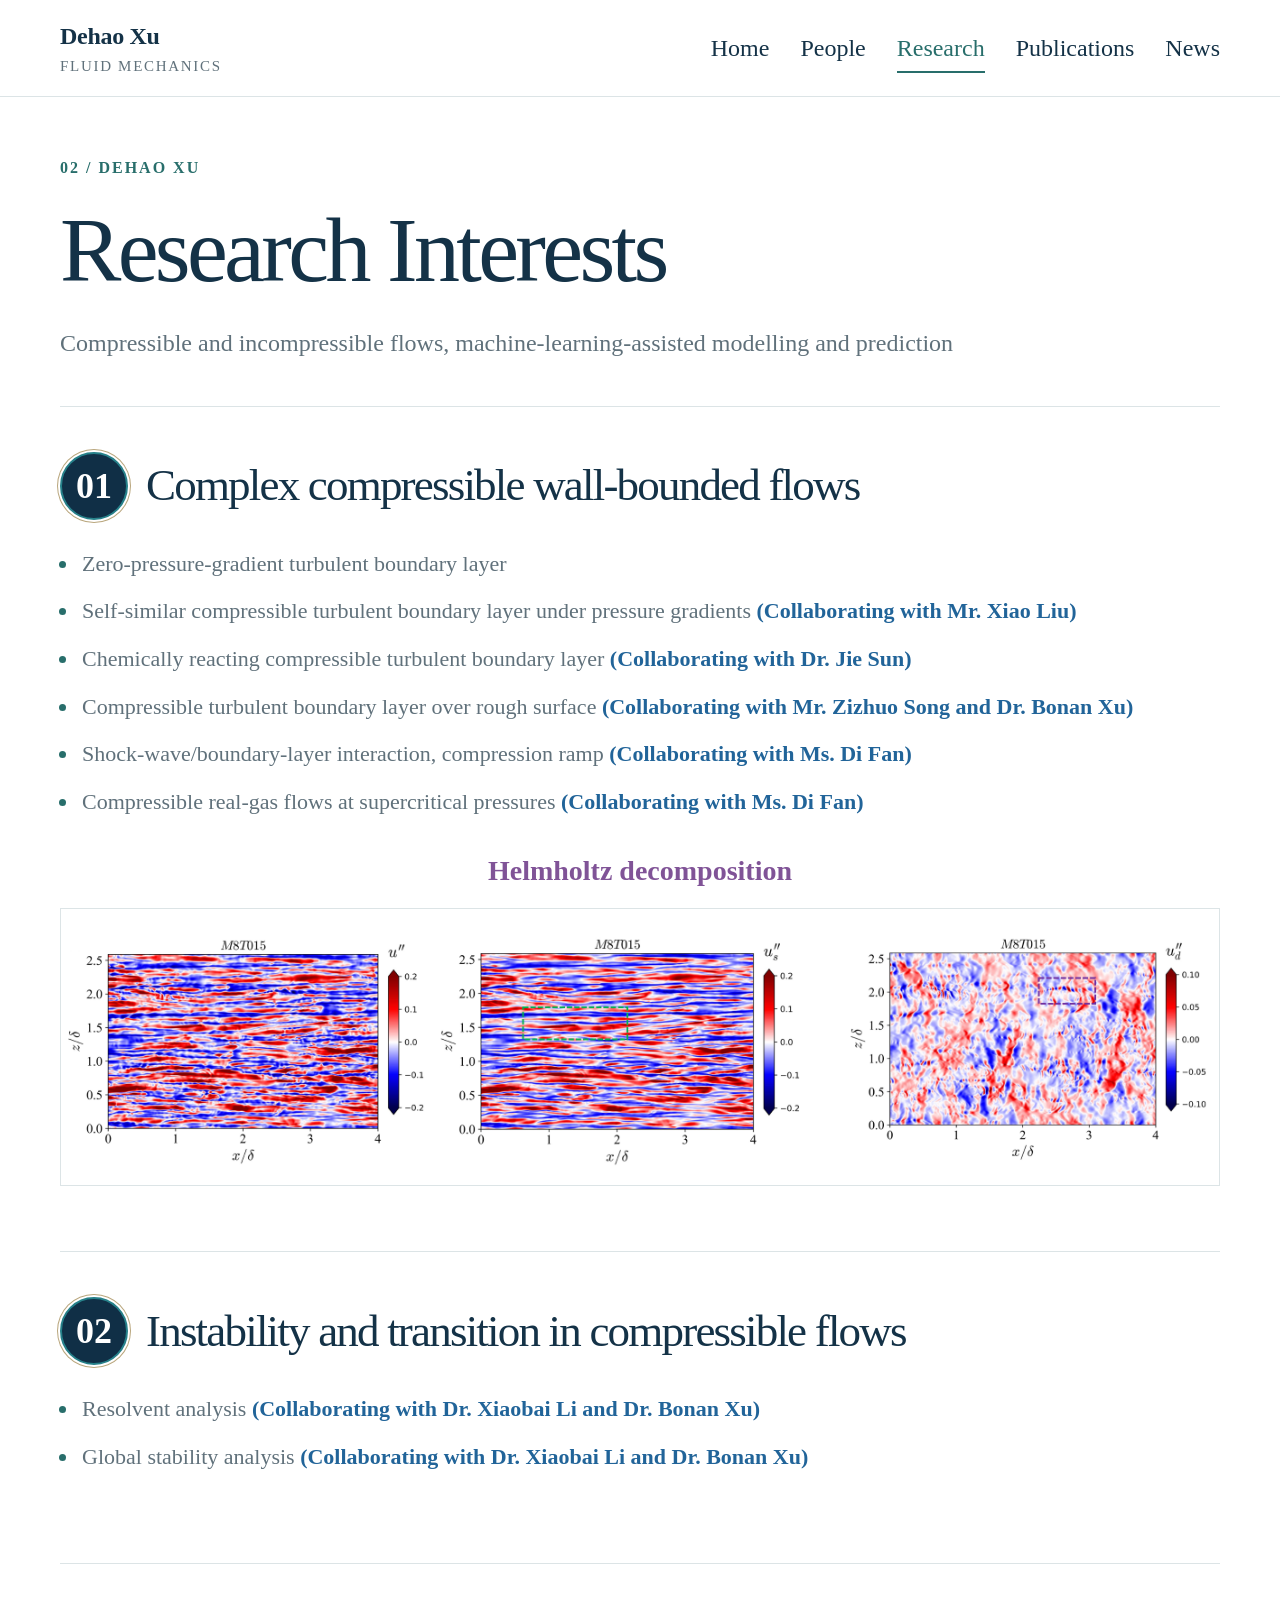
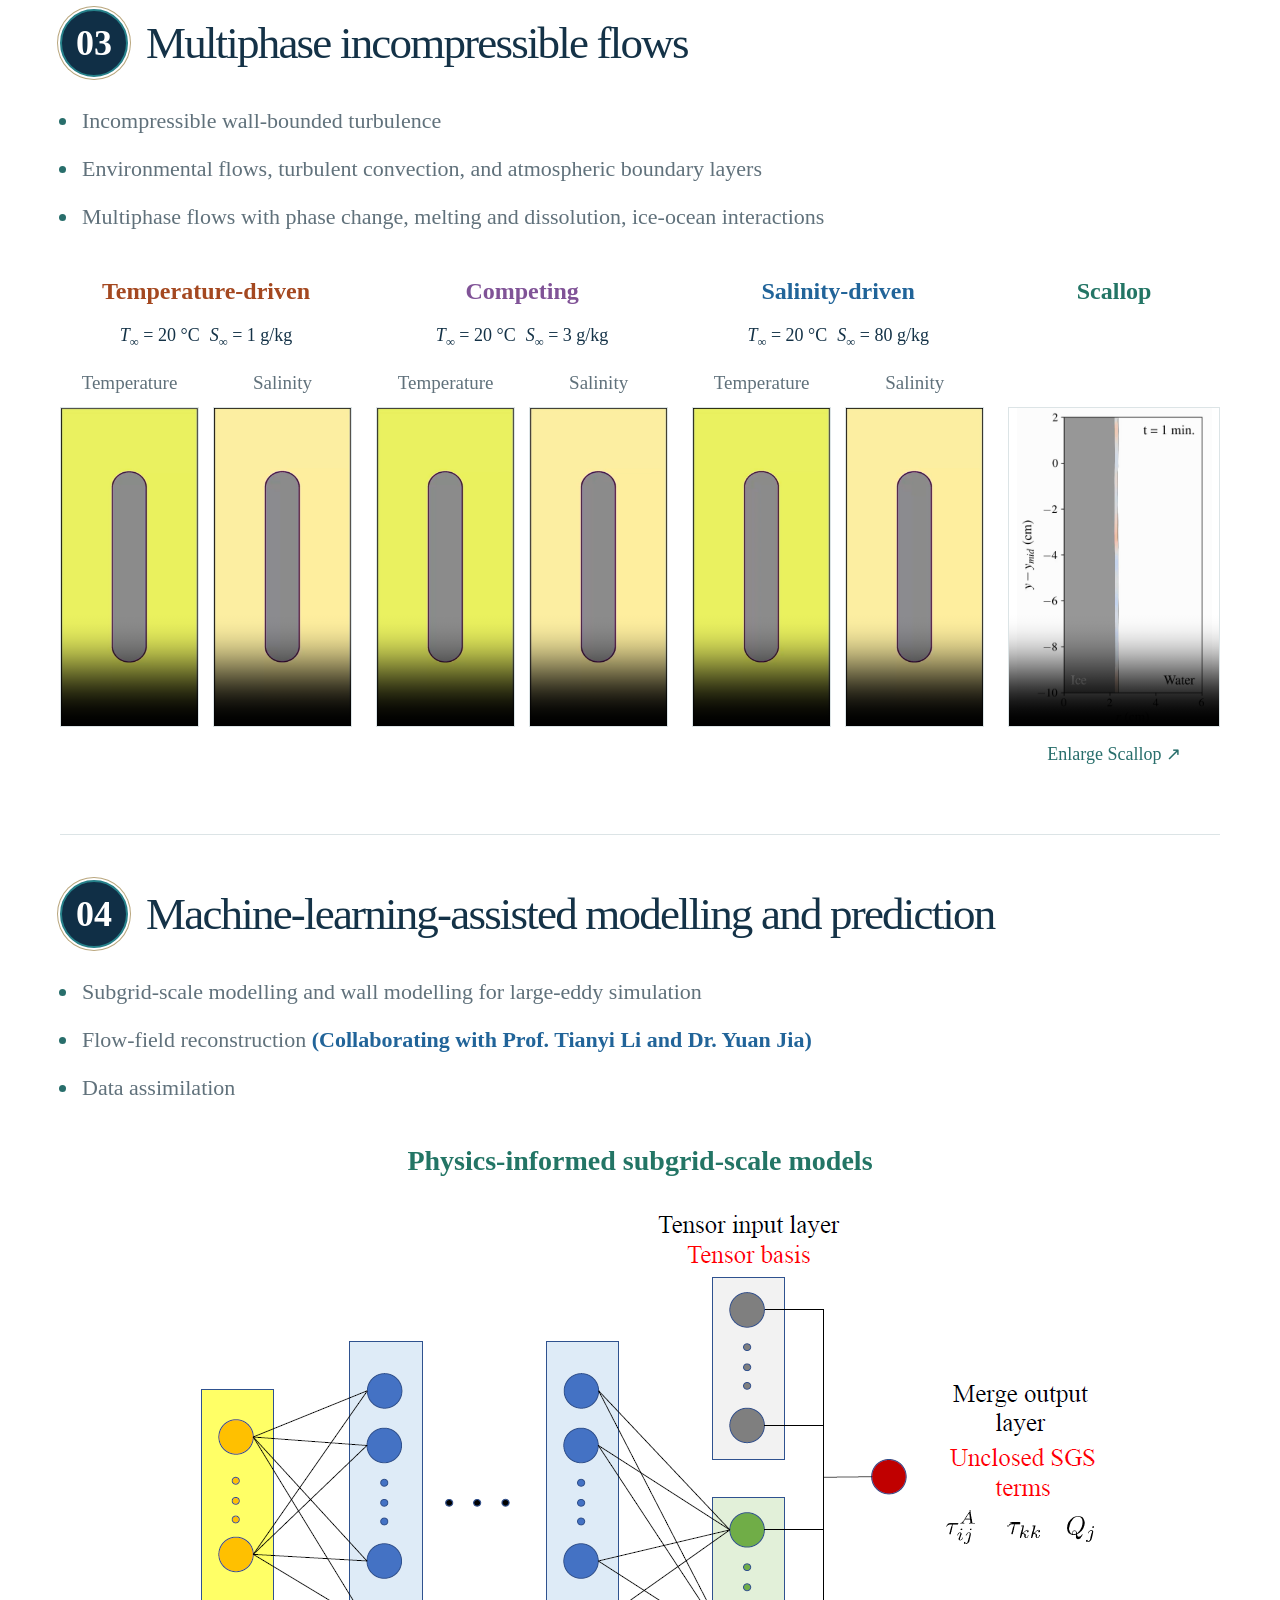
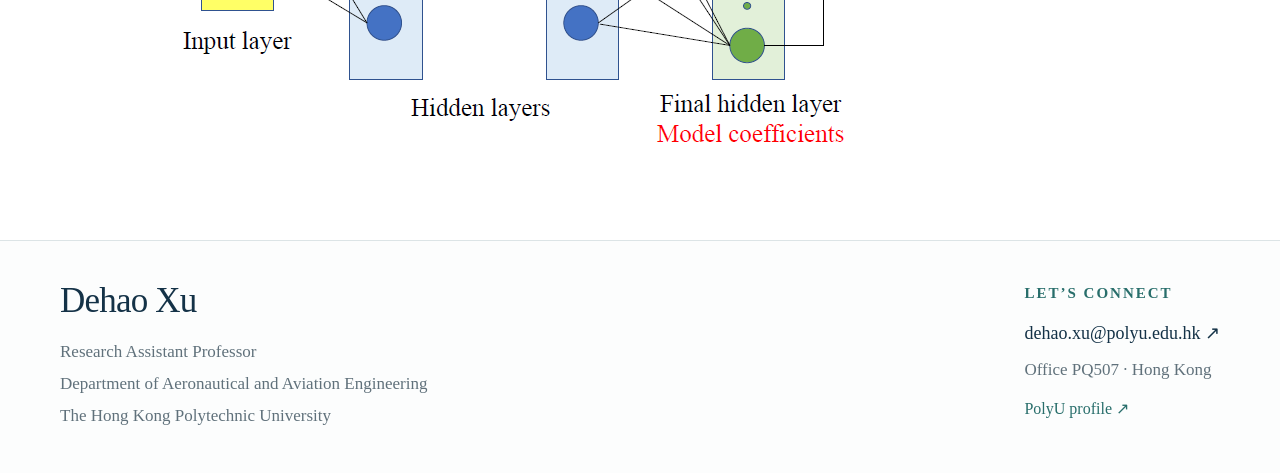
<file: research.html>
<!doctype html>
<html lang="en"><head><meta charset="utf-8"><meta name="viewport" content="width=device-width, initial-scale=1">
<title>Research | Dehao Xu</title><meta name="description" content="Research interests in complex compressible wall-bounded flows, instability and transition, multiphase incompressible flows, and machine-learning-assisted modelling.">
<meta name="theme-color" content="#102f46"><link rel="icon" href="assets/favicon.svg" type="image/svg+xml">
<link rel="stylesheet" href="assets/site.css?v=uniform-animations-1"><script defer src="assets/filter.js"></script><script defer src="assets/site.js"></script></head>
<body class="inner-page"><a class="skip-link" href="#main">Skip to content</a>
<header class="site-header"><div class="container header-inner">
<a class="brand" href="index.html" aria-label="Dehao Xu home"><span class="brand-name">Dehao Xu<small>FLUID MECHANICS</small></span></a>
<button class="menu-toggle" aria-expanded="false" aria-controls="navigation" hidden>Menu <span aria-hidden="true">☰</span></button>
<nav id="navigation" aria-label="Main navigation"><a href="index.html">Home</a><a href="people.html">People</a><a href="research.html" aria-current="page">Research</a><a href="publications.html">Publications</a><a href="news.html">News</a></nav></div></header>
<main id="main"><section class="page-heading container research-page-heading"><span class="eyebrow">02 / DEHAO XU</span><h1>Research Interests</h1><p class="lead">Compressible and incompressible flows, machine-learning-assisted modelling and prediction</p></section><div class="container research-sections"><section class="research-section" id="turbulence"><div class="research-copy"><div class="research-title"><span class="research-number" aria-hidden="true">01</span><h2>Complex compressible wall-bounded flows</h2></div><ul class="research-interests"><li>Zero-pressure-gradient turbulent boundary layer</li><li>Self-similar compressible turbulent boundary layer under pressure gradients <span class="collaboration">(Collaborating with Mr. Xiao Liu)</span></li><li>Chemically reacting compressible turbulent boundary layer <span class="collaboration">(Collaborating with Dr. Jie Sun)</span></li><li>Compressible turbulent boundary layer over rough surface <span class="collaboration">(Collaborating with Mr. Zizhuo Song and Dr. Bonan Xu)</span></li><li>Shock-wave/boundary-layer interaction, compression ramp <span class="collaboration">(Collaborating with Ms. Di Fan)</span></li><li>Compressible real-gas flows at supercritical pressures <span class="collaboration">(Collaborating with Ms. Di Fan)</span></li></ul><figure class="research-figure"><h3 class="figure-heading">Helmholtz decomposition</h3><div class="research-figure-scroll"><a href="assets/compressible-boundary-layer.png" target="_blank" rel="noopener" aria-label="Open the full-resolution flow visualization"><img src="assets/compressible-boundary-layer.png" width="2564" height="612" loading="lazy" alt="Three-panel flow visualization supplied by Dehao Xu, showing red and blue fluctuation fields with axes and color scales"></a></div></figure></div></section><section class="research-section" id="transition"><div class="research-copy"><div class="research-title"><span class="research-number" aria-hidden="true">02</span><h2>Instability and transition in compressible flows</h2></div><ul class="research-interests"><li>Resolvent analysis <span class="collaboration">(Collaborating with Dr. Xiaobai Li and Dr. Bonan Xu)</span></li><li>Global stability analysis <span class="collaboration">(Collaborating with Dr. Xiaobai Li and Dr. Bonan Xu)</span></li></ul></div></section><section class="research-section" id="multiphase"><div class="research-copy"><div class="research-title"><span class="research-number" aria-hidden="true">03</span><h2>Multiphase incompressible flows</h2></div><ul class="research-interests"><li>Incompressible wall-bounded turbulence</li><li>Environmental flows, turbulent convection, and atmospheric boundary layers</li><li>Multiphase flows with phase change, melting and dissolution, ice-ocean interactions</li></ul><div class="melting-animations" aria-label="Ice melting in saline water: three flow regimes"><section class="melting-regime" aria-labelledby="temperature-driven-title"><h3 id="temperature-driven-title">Temperature-driven</h3><p class="melting-conditions"><span><i>T</i><sub>∞</sub> = 20 °C</span><span><i>S</i><sub>∞</sub> = 1 g/kg</span></p><div class="melting-fields"><figure class="melting-field"><figcaption>Temperature</figcaption><video autoplay loop muted playsinline controls preload="auto" poster="assets/melting/temperature-driven-temperature.png?v=uniform-1" aria-label="Temperature-driven: temperature field, T infinity 20 degrees Celsius, S infinity 1 grams per kilogram"><source src="assets/melting/temperature-driven-temperature.mp4?v=uniform-1" type="video/mp4"><a class="" href="assets/melting/temperature-driven-temperature.mp4">Play temperature animation</a></video></figure><figure class="melting-field"><figcaption>Salinity</figcaption><video autoplay loop muted playsinline controls preload="auto" poster="assets/melting/temperature-driven-salinity.png?v=uniform-1" aria-label="Temperature-driven: salinity field, T infinity 20 degrees Celsius, S infinity 1 grams per kilogram"><source src="assets/melting/temperature-driven-salinity.mp4?v=uniform-1" type="video/mp4"><a class="" href="assets/melting/temperature-driven-salinity.mp4">Play salinity animation</a></video></figure></div></section><section class="melting-regime" aria-labelledby="competing-title"><h3 id="competing-title">Competing</h3><p class="melting-conditions"><span><i>T</i><sub>∞</sub> = 20 °C</span><span><i>S</i><sub>∞</sub> = 3 g/kg</span></p><div class="melting-fields"><figure class="melting-field"><figcaption>Temperature</figcaption><video autoplay loop muted playsinline controls preload="auto" poster="assets/melting/competing-temperature.png?v=uniform-1" aria-label="Competing: temperature field, T infinity 20 degrees Celsius, S infinity 3 grams per kilogram"><source src="assets/melting/competing-temperature.mp4?v=uniform-1" type="video/mp4"><a class="" href="assets/melting/competing-temperature.mp4">Play temperature animation</a></video></figure><figure class="melting-field"><figcaption>Salinity</figcaption><video autoplay loop muted playsinline controls preload="auto" poster="assets/melting/competing-salinity.png?v=uniform-1" aria-label="Competing: salinity field, T infinity 20 degrees Celsius, S infinity 3 grams per kilogram"><source src="assets/melting/competing-salinity.mp4?v=uniform-1" type="video/mp4"><a class="" href="assets/melting/competing-salinity.mp4">Play salinity animation</a></video></figure></div></section><section class="melting-regime" aria-labelledby="salinity-driven-title"><h3 id="salinity-driven-title">Salinity-driven</h3><p class="melting-conditions"><span><i>T</i><sub>∞</sub> = 20 °C</span><span><i>S</i><sub>∞</sub> = 80 g/kg</span></p><div class="melting-fields"><figure class="melting-field"><figcaption>Temperature</figcaption><video autoplay loop muted playsinline controls preload="auto" poster="assets/melting/salinity-driven-temperature.png?v=uniform-1" aria-label="Salinity-driven: temperature field, T infinity 20 degrees Celsius, S infinity 80 grams per kilogram"><source src="assets/melting/salinity-driven-temperature.mp4?v=uniform-1" type="video/mp4"><a class="" href="assets/melting/salinity-driven-temperature.mp4">Play temperature animation</a></video></figure><figure class="melting-field"><figcaption>Salinity</figcaption><video autoplay loop muted playsinline controls preload="auto" poster="assets/melting/salinity-driven-salinity.png?v=uniform-1" aria-label="Salinity-driven: salinity field, T infinity 20 degrees Celsius, S infinity 80 grams per kilogram"><source src="assets/melting/salinity-driven-salinity.mp4?v=uniform-1" type="video/mp4"><a class="" href="assets/melting/salinity-driven-salinity.mp4">Play salinity animation</a></video></figure></div></section><section class="melting-regime scallop-regime" aria-labelledby="scallop-title"><h3 id="scallop-title">Scallop</h3><p class="melting-conditions" aria-hidden="true">&nbsp;</p><div class="melting-fields"><figure class="melting-field"><figcaption aria-hidden="true">&nbsp;</figcaption><video autoplay loop muted playsinline controls preload="auto" poster="assets/melting/scallop-detail.png" aria-label="Scallop formation during ice melting"><source src="assets/melting/scallop-detail.mp4" type="video/mp4"><a href="assets/melting/scallop.mp4">Play Scallop animation</a></video><a class="scallop-enlarge" href="assets/melting/scallop-detail.mp4" target="_blank" rel="noopener">Enlarge Scallop <span aria-hidden="true">↗</span></a></figure></div></section></div></div></section><section class="research-section" id="modelling"><div class="research-copy"><div class="research-title"><span class="research-number" aria-hidden="true">04</span><h2>Machine-learning-assisted modelling and prediction</h2></div><ul class="research-interests"><li>Subgrid-scale modelling and wall modelling for large-eddy simulation</li><li>Flow-field reconstruction <span class="collaboration">(Collaborating with Prof. Tianyi Li and Dr. Yuan Jia)</span></li><li>Data assimilation</li></ul><figure class="research-figure modelling-figure"><h3 class="figure-heading">Physics-informed subgrid-scale models</h3><img src="assets/machine-learning-model.png" loading="lazy" alt="Tensor-basis neural network architecture: input and hidden layers predict model coefficients, combined with a tensor basis to output unclosed subgrid-scale terms."></figure></div></section></div></main>
<footer class="site-footer"><div class="container footer-top"><div><a class="footer-name" href="index.html">Dehao Xu</a><p>Research Assistant Professor<br>Department of Aeronautical and Aviation Engineering<br>The Hong Kong Polytechnic University</p></div><div class="footer-contact"><span class="eyebrow">LET’S CONNECT</span><a class="" href="mailto:dehao.xu@polyu.edu.hk">dehao.xu@polyu.edu.hk <span aria-hidden="true">↗</span></a><p>Office PQ507 · Hong Kong</p><a class="" href="https://www.polyu.edu.hk/aae/people/academic-staff/dr-xu-dehao/">PolyU profile <span aria-hidden="true">↗</span></a></div></div></footer>
</body></html>
</file>
<file: assets/site.css>
:root{--ink:#143247;--muted:#60717b;--teal:#286e6b;--line:#dce4e6;--paper:#fff;--wash:#f4f7f7;--serif:'Times New Roman',Times,serif;--sans:'Times New Roman',Times,serif}
*{box-sizing:border-box}html{scroll-behavior:smooth;scroll-padding-top:100px}body{margin:0;background:var(--paper);color:var(--ink);font-family:var(--sans);font-size:22px;line-height:1.7;-webkit-font-smoothing:antialiased}a{color:inherit;text-decoration:none}a:hover{color:var(--teal)}a,button,input,select{-webkit-tap-highlight-color:transparent}a:focus-visible,button:focus-visible,input:focus-visible,select:focus-visible{outline:3px solid #328b86;outline-offset:5px}button,input,select{font:inherit}button,a,input,select{touch-action:manipulation}button{cursor:pointer}img,svg{display:block;max-width:100%}h1,h2,h3,p,figure{margin:0}h1,h2{font-family:var(--serif);font-weight:400;letter-spacing:-.04em;line-height:1.12}h3{line-height:1.4;font-weight:500}p+p{margin-top:18px}[hidden]{display:none!important}.container{width:min(1160px,calc(100% - 96px));margin-inline:auto}.eyebrow{display:block;font-size:16px;line-height:1.6;letter-spacing:2px;font-weight:600;color:var(--teal)}.muted{color:var(--muted)}.sr-only{position:absolute;width:1px;height:1px;padding:0;margin:-1px;overflow:hidden;clip:rect(0,0,0,0);white-space:nowrap;border:0}.skip-link{position:fixed;left:20px;top:-100px;z-index:50;background:var(--ink);color:white;padding:10px 20px}.skip-link:focus{top:10px}.site-header{background:#fffffffa;border-bottom:1px solid var(--line);position:sticky;top:0;z-index:20}.header-inner{display:flex;justify-content:space-between;align-items:center;min-height:96px;gap:24px}.brand{display:flex;align-items:center;gap:16px}.brand-mark{font:italic 50px var(--serif);letter-spacing:-5px;padding-right:5px}.brand-mark>span{color:var(--teal);letter-spacing:0}.brand-name{font-size:24px;font-weight:600;letter-spacing:-.3px;line-height:1.25}.brand-name small{display:block;letter-spacing:1.7px;font-size:15px;font-weight:500;margin-top:6px;color:var(--muted)}nav{display:flex;gap:31px;align-items:center}nav>a{font-size:20px;position:relative;line-height:96px}nav>a[aria-current]{color:var(--teal)}nav>a[aria-current]:after{position:absolute;content:'';height:2px;background:var(--teal);bottom:23px;left:0;right:0}.menu-toggle{border:1px solid var(--line);background:white;padding:8px 12px;color:var(--ink);border-radius:2px;font-size:20px}.menu-toggle:not([hidden]){display:none}.hero{display:grid;grid-template-columns:1.15fr 1fr;gap:56px;align-items:center;padding-block:64px 56px}.hero h1{font-size:clamp(52px,5.35vw,78px);line-height:1.08;margin:25px 0 25px;letter-spacing:-2.8px}.hero h1 em{font-weight:400;color:var(--teal)}.status-dot{display:inline-block;width:6px;height:6px;background:#3d8b80;border-radius:100%;margin:0 7px 1px 0}.hero-description{max-width:450px;font-size:22px;line-height:1.9;color:var(--muted)}.hero-actions{display:flex;align-items:center;gap:25px;margin-top:28px;flex-wrap:wrap}.button{display:inline-flex;gap:27px;align-items:center;justify-content:space-between;background:var(--ink);color:white;padding:12px 19px;border:1px solid var(--ink);font-size:18px;min-height:46px}.button:hover{background:var(--teal);color:#fff;border-color:var(--teal)}.text-link{display:inline-flex;gap:14px;align-items:center;font-size:18px;font-weight:500;line-height:1.5}.text-link>span{font-size:24px}.hero-person{display:flex;align-items:center;gap:14px;margin-top:35px}.hero-person img{object-fit:cover;object-position:50% 22%;width:47px;height:54px;filter:saturate(.7);border:1px solid var(--line)}.hero-person strong{display:block;font-size:20px;font-weight:600}.hero-person div>span{font-size:17px;display:block;color:var(--muted);margin-top:2px}.hero-figure{background:#102f46;color:#c3d9dd;min-width:0;position:relative}.hero-figure svg{width:100%;height:auto}.figure-label{position:absolute;top:22px;left:24px;right:24px;display:flex;justify-content:space-between;letter-spacing:1.4px;font-size:15px}.hero-figure figcaption{position:absolute;bottom:22px;left:24px;right:24px;display:flex;justify-content:space-between;gap:15px;font-size:15px;line-height:1.6;color:#b0cccf}.hero-figure figcaption>span:last-child{opacity:.7}.facts{display:grid;grid-template-columns:1fr 1.2fr .95fr 1.6fr;padding:27px 0;border-top:1px solid var(--line);border-bottom:1px solid var(--line)}.facts>div{display:flex;align-items:center;gap:17px;padding:0 28px;border-left:1px solid var(--line)}.facts>div:first-child{border-left:0;padding-left:0}.facts>div>strong{font:50px var(--serif);letter-spacing:-1.5px}.facts>div>span{font-size:16px;line-height:1.65;color:var(--muted)}.facts .fact-affiliation{display:block;padding-right:0}.facts .fact-affiliation>strong{display:block;font:22px/1.5 var(--sans);letter-spacing:0;margin-top:4px}.facts .fact-affiliation>span{font-size:15px;letter-spacing:.3px}.section{padding-block:70px}.section-top{display:flex;align-items:end;justify-content:space-between;gap:30px;margin-bottom:32px}.section-top h2{font-size:48px;margin-top:12px}.topics{display:grid;grid-template-columns:1fr 1fr;column-gap:52px}.topic{display:flex;align-items:start;gap:19px;padding:26px 0;border-top:1px solid var(--line)}.topic-num{color:var(--teal);font:18px var(--serif);margin-top:4px}.topic h3{font:31px var(--serif);letter-spacing:-.3px}.topic p{font-size:18px;color:var(--muted);margin-top:7px}.topic>span:last-child{margin-left:auto;font-size:26px}.tinted{background:var(--wash)}.publication{display:grid;grid-template-columns:42px 1fr 112px;gap:20px;border-top:1px solid var(--line);padding:26px 0;scroll-margin-top:125px}.paper-number{font:18px/1.7 var(--serif);color:var(--muted);padding-top:3px}.publication h3{font-family:var(--serif);font-size:29px;letter-spacing:-.25px;line-height:1.45;max-width:850px}.authors{font-size:18px;color:var(--muted);margin-top:9px;line-height:1.9}.authors strong{font-weight:600;color:var(--ink)}.authors sup{font-size:16px}.journal{font-size:18px;margin-top:7px!important;color:var(--ink)}.journal>span:not(.paper-note){color:var(--muted)}.paper-link{font-size:16px;line-height:1.6;white-space:nowrap;margin-top:7px;color:var(--teal);align-self:start}.paper-note{display:inline-block;padding:1px 7px;margin-left:8px;color:var(--teal);background:#e5efed;font-size:16px}.publication.compact{grid-template-columns:45px 1fr 110px}.publication.compact h3{font-size:29px}.publication.compact:last-child{padding-bottom:0}.news-item{display:grid;grid-template-columns:145px 1fr;gap:28px;padding:32px 0;border-top:1px solid var(--line)}.news-item h3{font:34px/1.35 var(--serif);letter-spacing:-.4px}.news-item p{color:var(--muted);font-size:22px;line-height:1.9;margin-top:14px;max-width:680px}.news-item .text-link{margin-top:17px;color:var(--teal)}.news-date{font-size:17px;color:var(--muted);padding-top:3px}.news-category{font-size:15px;margin-bottom:10px;letter-spacing:1.6px}.news-item.compact{grid-template-columns:155px 1fr 30px;padding:23px 0;align-items:center}.news-item.compact h3{font-size:31px}.news-item.compact .news-category{font-size:15px;margin-bottom:4px}.news-arrow{justify-self:end;font-size:27px;color:var(--teal)}.contact-band{display:flex;align-items:center;justify-content:space-between;gap:30px;padding:32px 36px;background:#edf3f2;margin-bottom:70px;border-left:3px solid var(--teal)}.contact-band h2{font-size:38px;margin-top:8px}.site-footer{border-top:1px solid var(--line);background:#fcfdfd}.footer-top{display:flex;justify-content:space-between;gap:50px;padding-block:40px}.footer-name{font:35px var(--serif);letter-spacing:-.8px}.footer-top p{font-size:17px;color:var(--muted);line-height:1.9;margin-top:12px}.footer-contact .eyebrow{margin-bottom:13px;font-size:15px}.footer-contact>a{display:block;font-size:18px}.footer-contact>a:last-child{color:var(--teal);font-size:16px;margin-top:9px}.footer-contact p{margin-top:5px}.footer-bottom{display:flex;justify-content:space-between;gap:25px;border-top:1px solid var(--line);padding-block:17px;font-size:16px;color:var(--muted)}.page-heading{padding-top:58px;padding-bottom:41px}.page-heading h1{font-size:92px;margin-top:18px}.lead{font-size:24px;color:var(--muted);margin-top:20px;font-weight:400;max-width:700px;line-height:1.8}.profile{display:grid;grid-template-columns:260px 1fr;gap:70px;padding:24px 0 36px}.portrait{width:260px;height:322px;object-fit:cover;object-position:50% 20%;border:1px solid var(--line)}.profile-links{display:grid;gap:11px;padding-top:22px}.profile-links a{font-size:17px;display:flex;justify-content:space-between;color:var(--teal);border-bottom:1px solid var(--line);padding-bottom:9px}.profile-copy h2{font-size:61px;margin-top:10px}.profile-affiliation{font-size:18px;color:var(--teal);margin-top:15px;margin-bottom:25px;line-height:1.9}.profile-copy>p:not(.profile-affiliation){color:var(--muted);font-size:22px;line-height:1.95}.profile-contact{display:flex;gap:30px;flex-wrap:wrap;margin-top:25px;border-top:1px solid var(--line);padding-top:19px;font-size:18px}.profile-contact>a{color:var(--teal)}.profile-contact>span{color:var(--muted)}.split-section{display:grid;grid-template-columns:280px 1fr;gap:50px}.split-section h2{font-size:48px;margin-top:12px}.split-section>div>p{font-size:18px;margin-top:17px}.timeline-item{position:relative;display:grid;grid-template-columns:150px 1fr;gap:30px;padding:0 0 31px 23px;border-left:1px solid var(--line)}.timeline-item:last-child{padding-bottom:0}.timeline-item:before{content:'';position:absolute;left:-4px;top:7px;width:7px;height:7px;border-radius:50%;background:var(--teal);outline:5px solid white}.timeline-date{font-size:16px;padding-top:5px;color:var(--muted)}.timeline-item h3{font:28px/1.4 var(--serif)}.timeline-item p{font-size:18px;margin-top:7px}.timeline-item .muted{display:block;font-size:17px;margin-top:3px}.honors{list-style:none;padding:0;margin:0}.honors li{display:grid;grid-template-columns:55px 1fr;gap:20px;padding:18px 0;border-top:1px solid var(--line)}.honors li>span{font-size:17px;color:var(--teal)}.honors strong{font-size:20px;font-weight:500}.honors p{font-size:17px;color:var(--muted);margin-top:4px}.teaching{border-top:1px solid var(--line);padding-top:24px}.teaching h3{font:37px/1.35 var(--serif);margin-top:15px}.teaching p{font-size:20px;color:var(--muted);margin-top:15px}.research-section{display:grid;grid-template-columns:.85fr 1.15fr;gap:60px;padding:45px 0 65px;border-top:1px solid var(--line);align-items:start}.research-visual{position:relative;background:var(--ink);margin-top:6px}.research-visual svg{width:100%}.research-index{position:absolute;top:20px;left:25px;color:#aacdce;font:28px var(--serif)}.visual-caption{position:absolute;bottom:23px;left:25px;color:#d2e5e4;font-size:18px}.visual-caption small{display:block;color:#a0bfc1;font-size:15px;margin-top:4px}.research-copy h2{font-size:45px;margin:12px 0 22px;line-height:1.18}.research-copy>p{font-size:22px;color:var(--muted);line-height:1.9}.tags{display:flex;flex-wrap:wrap;gap:7px;margin-top:19px}.tags>span{font-size:16px;border:1px solid var(--line);padding:4px 9px;color:var(--teal)}.related-heading{font-size:16px;font-weight:600;letter-spacing:1.4px;text-transform:uppercase;margin-top:30px}.related-papers{list-style:none;margin:12px 0 0;padding:0}.related-papers li{border-top:1px solid var(--line);padding:12px 0}.related-papers a{font-size:18px;line-height:1.65;display:block}.related-papers li>span{font-size:16px;color:var(--muted);display:block;margin-top:4px}.research-sections{padding-bottom:20px}.publication-summary{display:flex;align-items:center;gap:35px;border-top:1px solid var(--line);border-bottom:1px solid var(--line);padding:19px 0;font-size:18px;color:var(--muted);flex-wrap:wrap}.publication-summary strong{font:35px var(--serif);color:var(--ink);margin-right:7px}.publication-summary .text-link{margin-left:auto;color:var(--teal);font-size:17px}.filters{display:flex;align-items:end;gap:20px;background:var(--wash);padding:23px;margin-top:28px}.filters label{display:block;font-size:16px;font-weight:500;margin-bottom:8px;color:var(--muted)}.search-field{flex:1}.filters input,.filters select{background:white;border:1px solid #cbd8db;border-radius:0;color:var(--ink);min-height:45px;padding:10px 13px;width:100%;font-size:18px}.filters input::placeholder{color:#677e89;opacity:1}.year-field{width:160px}.reset-button{height:45px;padding:0 11px;background:transparent;border:0;color:var(--teal);font-size:17px;white-space:nowrap}.reset-button span{margin-left:9px}.publication-notes{display:flex;justify-content:space-between;gap:15px;margin-block:20px 37px;font-size:16px;color:var(--muted)}.publication-notes p+p{margin:0}.year-heading{display:flex;align-items:baseline;gap:15px;margin:31px 0 20px}.year-heading h2{font-size:48px}.year-heading>span{font-size:15px;letter-spacing:1.5px;color:var(--muted)}.publications-container{padding-bottom:65px}.publication-year{scroll-margin-top:110px}.empty-results{text-align:center;border-block:1px solid var(--line);padding:70px 20px}.empty-results h2{font-size:40px}.empty-results p{font-size:20px;margin-top:15px;color:var(--muted)}.source-note{font-size:16px;color:var(--muted);border-top:1px solid var(--line);padding-top:23px;margin-top:15px}.news-archive{padding-bottom:75px}.news-year{display:grid;grid-template-columns:130px 1fr;gap:45px;margin-top:15px}.news-year>h2{font:56px var(--serif);padding-top:24px}.news-year+.news-year{margin-top:40px}.news-year .news-item{grid-template-columns:145px 1fr;gap:25px}.news-year .news-item h3{font-size:37px}
@media(min-width:1450px){.hero{gap:70px;padding-block:76px 65px}.hero h1{font-size:87px}}
@media(max-width:1050px){.container{width:calc(100% - 64px)}.hero{gap:30px}.hero h1{font-size:62px}.hero .eyebrow{font-size:15px;letter-spacing:1.4px}.hero-actions{gap:16px}.hero-actions .text-link{font-size:17px}.facts>div{gap:12px;padding-inline:20px}.facts>div>strong{font-size:40px}.facts>div>span{font-size:16px}.facts .fact-affiliation>strong{font-size:18px}.profile{gap:45px}.research-section{gap:35px}.split-section{grid-template-columns:220px 1fr;gap:35px}.timeline-item{grid-template-columns:125px 1fr;gap:20px}.news-year{grid-template-columns:95px 1fr;gap:25px}.news-year .news-item{grid-template-columns:115px 1fr;gap:20px}.publication-summary{gap:20px}}
@media(max-width:760px){html{scroll-padding-top:90px}.container{width:calc(100% - 40px)}.header-inner{min-height:78px;flex-wrap:wrap;gap:0}.brand{gap:12px}.brand-mark{font-size:42px}.brand-name{font-size:22px}.brand-name small{font-size:13px}.menu-toggle:not([hidden]){display:block}.site-header nav{width:100%;gap:18px;flex-wrap:wrap;border-top:1px solid var(--line);padding:12px 0}.site-header nav>a{line-height:30px;font-size:18px}.site-header nav>a[aria-current]:after{bottom:-1px}.site-header nav.enhanced{display:none}.site-header nav.enhanced.open{display:flex}.hero{grid-template-columns:1fr;padding-block:38px 32px;gap:32px}.hero h1{font-size:clamp(46px,9.9vw,69px);letter-spacing:-1.7px;margin-block:22px}.hero-description{font-size:22px;max-width:550px}.hero-person{margin-top:25px}.hero-figure{max-width:560px;width:100%;justify-self:center}.hero-figure svg{aspect-ratio:1.5;object-fit:cover}.hero-figure figcaption{bottom:18px}.hero-actions{gap:24px}.facts{grid-template-columns:1fr 1fr;row-gap:24px;padding-block:25px}.facts>div{padding:0 17px}.facts>div:nth-child(3){padding-left:0;border-left:0}.facts>div>strong{font-size:44px}.facts>div>span{font-size:16px}.facts .fact-affiliation>strong{font-size:18px}.section{padding-block:43px}.section-top{align-items:start;gap:15px;margin-bottom:25px}.section-top h2{font-size:38px;max-width:340px}.section-top>.text-link{font-size:16px;white-space:nowrap;margin-top:7px;gap:7px}.eyebrow{font-size:16px;letter-spacing:1.6px}.topics{column-gap:25px}.topic{gap:11px;padding-block:22px}.topic h3{font-size:28px;line-height:1.2}.topic p{font-size:17px}.topic-num{font-size:16px}.publication,.publication.compact{grid-template-columns:26px 1fr;column-gap:12px;row-gap:7px;padding-block:23px}.publication.compact{grid-template-columns:34px 1fr}.publication h3,.publication.compact h3{font-size:28px}.paper-number{font-size:16px}.paper-link{grid-column:2;justify-self:start;margin-top:3px}.authors{font-size:17px}.journal{font-size:17px}.paper-note{margin:5px 0 0}.news-item.compact{grid-template-columns:85px 1fr 20px;gap:14px;padding-block:22px}.news-item.compact h3{font-size:28px}.news-date{font-size:16px}.contact-band{padding:25px;align-items:start;flex-direction:column;margin-bottom:40px;gap:20px}.contact-band h2{font-size:38px}.footer-top{padding-block:30px;gap:30px;flex-wrap:wrap}.footer-top p{font-size:16px}.footer-bottom{flex-wrap:wrap;justify-content:start;gap:6px 20px;font-size:15px}.footer-bottom>span:nth-child(2){display:none}.page-heading{padding-block:38px 29px}.page-heading h1{font-size:72px;margin-top:12px}.lead{font-size:22px;margin-top:17px}.profile{grid-template-columns:200px 1fr;gap:30px;padding-top:10px}.portrait{width:200px;height:255px}.profile-copy h2{font-size:50px}.profile-copy>p:not(.profile-affiliation){font-size:20px}.profile-affiliation{font-size:17px}.profile-contact{gap:12px}.split-section{grid-template-columns:1fr;gap:28px}.split-section h2{font-size:42px}.split-section h2 br{display:none}.timeline-item{grid-template-columns:130px 1fr}.research-section{grid-template-columns:1fr;gap:25px;padding-block:30px 40px}.research-visual{max-width:470px;width:100%}.research-visual svg{aspect-ratio:1.65;object-fit:cover}.research-copy h2{font-size:42px}.research-copy>p{font-size:22px}.publication-summary{gap:12px;align-items:start;flex-direction:column}.publication-summary strong{font-size:33px}.publication-summary .text-link{margin:5px 0 0}.filters{gap:12px;flex-wrap:wrap;padding:17px}.search-field{flex-basis:100%}.year-field{flex:1}.publication-notes{gap:12px;align-items:start;flex-wrap:wrap;margin-bottom:24px;font-size:16px}.year-heading h2{font-size:40px}.news-year{grid-template-columns:1fr;gap:14px}.news-year>h2{padding-top:10px;font-size:45px}.news-year .news-item{grid-template-columns:110px 1fr}.news-year .news-item h3{font-size:33px}.news-item p{font-size:20px}.source-note{font-size:16px}}
@media(max-width:480px){.hero h1{font-size:53px}.hero .eyebrow{font-size:13px;letter-spacing:1.2px}.topics{grid-template-columns:1fr}.topic h3{font-size:31px}.topic{padding-block:20px}.hero-figure svg{aspect-ratio:1.2}.hero-figure figcaption{font-size:13px;left:18px;right:18px}.facts>div{gap:10px}.facts .fact-affiliation>span{font-size:13px}.facts .fact-affiliation>strong{font-size:17px}.section-top h2{font-size:38px}.section-top>.text-link{max-width:86px;white-space:normal}.news-item.compact{grid-template-columns:70px 1fr 13px;gap:10px}.news-item.compact h3{font-size:28px}.profile{grid-template-columns:1fr;gap:28px}.profile>aside{display:grid;grid-template-columns:130px 1fr;gap:24px;align-items:end}.portrait{width:130px;height:165px}.profile-links{padding-top:0;gap:10px}.profile-links a{font-size:16px}.profile-copy h2{font-size:53px}.profile-copy>p:not(.profile-affiliation){font-size:22px}.timeline-item{grid-template-columns:1fr;gap:7px;padding-left:20px;padding-bottom:26px}.timeline-item h3{font-size:29px}.timeline-date{font-size:16px}.research-copy h2{font-size:39px}.publication h3,.publication.compact h3{font-size:28px}.publication,.publication.compact{column-gap:9px}.news-year .news-item{grid-template-columns:1fr;gap:10px}.news-category{margin-bottom:7px}.news-item p{margin-top:10px}.news-date{padding-top:0}.contact-band{padding:23px}.contact-band h2{font-size:35px}}
@media(prefers-reduced-motion:reduce){html{scroll-behavior:auto}}
@media print{.site-header,.site-footer,.filters,.hero-actions,.menu-toggle,.contact-band{display:none!important}.container{width:100%}.hero{padding:20px 0}.page-heading{padding-top:0}.publication{break-inside:avoid}.paper-link{display:none}.tinted{background:white}body{font-size:11pt}.section{padding-block:25px}}

.research-interests{padding-left:19px;margin:12px 0 22px;color:var(--muted);font-size:20px;line-height:1.8}.research-interests li{padding-left:3px;margin-bottom:8px}.research-interests li::marker{color:var(--teal)}

/* Home: atmospheric masthead, welcome panel and a readable academic biography. */
.site-header nav>a{font-size:24px}
@media(max-width:760px){.site-header nav>a{font-size:23px}}
.home-page{background:#eee}.home-page .site-header{background:#050b13;border-bottom:1px solid #ffffff12;color:#e9eff4}.home-page .brand-mark>span,.home-page .brand-name small{color:#a5bbc7}.home-page nav>a{color:#bfc9cf}.home-page nav>a:hover,.home-page nav>a[aria-current]{color:#fff}.home-page nav>a[aria-current]:after{background:#8bc9e0}.home-page .menu-toggle{background:transparent;border-color:#7f95a4;color:#fff}
.home-masthead{position:relative;isolation:isolate;overflow:hidden;min-height:440px;display:grid;place-items:center;color:#fff;background-color:#071d31;background-image:linear-gradient(90deg,#03101d55,#03101d22),url('iceberg-masthead.png');background-size:cover;background-position:center}
.masthead-copy{padding:75px 24px;text-align:center;text-shadow:0 2px 16px #00101fe6;display:flex;flex-direction:column;align-items:center;gap:15px}.masthead-copy p{font-size:32px;line-height:1.45;letter-spacing:.5px;color:#fff}.masthead-copy h1{font:400 83px/1.15 var(--sans);letter-spacing:-1.5px;margin:0}.masthead-copy>span{display:block;font-size:31px;line-height:1.5;color:#fff;margin:0}
.home-content{position:relative;margin-top:42px;margin-bottom:54px;padding:20px 0 1px;background:white;border:1px solid #d8dfe1;border-radius:3px;box-shadow:0 2px 5px #112e4110}.home-content .container{width:calc(100% - 76px)}.home-introduction{padding:0 20px}.welcome-banner{position:relative;overflow:hidden;min-height:215px;background:#07314a url('water-welcome.png') center/cover no-repeat;display:flex;align-items:center;justify-content:center;text-align:center;isolation:isolate}.welcome-banner>svg{position:absolute;width:100%;height:100%;inset:0;object-fit:cover;filter:grayscale(1);opacity:.55;z-index:-1}.welcome-banner:after{content:'';position:absolute;inset:0;background:linear-gradient(110deg,#071d2b50,#00000008,#071d2b50);z-index:-1}.welcome-banner h2{font:700 50px/1.35 var(--sans);letter-spacing:-.6px;color:#fff;padding:35px;text-shadow:0 2px 12px #001a2de6}.welcome-caption{position:absolute;bottom:13px;left:17px;color:#d5dcdf;font-size:15px;letter-spacing:.6px}.intro-prose{padding:43px 20px 42px;font-size:22px;line-height:1.95;color:#4e5f69}.intro-prose p+p{margin-top:23px}.intro-links{display:flex;gap:28px;flex-wrap:wrap;margin-top:26px;color:var(--teal)}.home-content>.section:first-of-type{border-top:1px solid var(--line)}.home-content>.section{padding-block:45px}.home-content>.tinted .section{padding-block:45px}.home-content>.contact-band{margin-top:4px;margin-bottom:32px;padding:27px}.home-page .site-footer{background:#fff}
@media(max-width:760px){.home-masthead{min-height:350px;background-position:85% center}.masthead-copy{padding:50px 18px;gap:14px}.masthead-copy p{font-size:28px;letter-spacing:0}.masthead-copy h1{font-size:65px}.masthead-copy>span{font-size:28px}.home-content{margin-top:25px;margin-bottom:30px;padding-top:12px}.home-introduction{padding-inline:12px}.home-content .container{width:calc(100% - 40px)}.welcome-banner{min-height:175px}.welcome-banner h2{font-size:40px;padding:25px}.intro-prose{padding:29px 8px 32px;font-size:22px;line-height:1.9}.home-content>.section,.home-content>.tinted .section{padding-block:35px}.home-page .site-header nav{border-color:#ffffff20}.home-page .site-header nav>a{color:#c8d6df}}
@media(max-width:480px){.home-content{width:calc(100% - 24px)}.home-content .container{width:calc(100% - 32px)}.masthead-copy{text-align:center}.masthead-copy p{max-width:100%;font-size:28px}.masthead-copy h1{font-size:60px}.home-masthead{min-height:360px;background-position:94% center;background-image:linear-gradient(#03101d66,#03101d55),url('iceberg-masthead.png')}.welcome-banner{min-height:160px}.welcome-banner h2{font-size:37px;padding:24px 16px}.welcome-caption{font-size:13px;left:10px}.intro-prose{font-size:22px;padding-inline:5px}.home-content .contact-band{padding:22px}}
@media print{.home-page{background:#fff}.home-masthead{min-height:0;background:#fff;color:var(--ink)}.masthead-copy{padding:15px 0;text-align:center;text-shadow:none}.masthead-copy h1{color:var(--ink)}.masthead-copy p,.masthead-copy>span{color:var(--muted)}.home-content{margin:0;border:0;box-shadow:none;width:100%}.welcome-banner{min-height:0;background:#fff}.welcome-banner>svg,.welcome-caption{display:none}.welcome-banner h2{color:var(--ink);padding:10px}.intro-prose{padding:15px 0}.home-content .container{width:100%}}

/* Main prose remains 22px at every screen width. */
.intro-prose,.profile-copy>p:not(.profile-affiliation),.research-copy>p,.research-interests,.news-item p{font-size:22px}
@media(max-width:760px){.site-header nav>a{font-size:22px}}
@media(min-width:761px) and (max-width:1050px){.header-inner{flex-wrap:wrap;min-height:96px;gap:0;padding-top:20px}.site-header nav{width:100%;justify-content:space-between;gap:15px}.site-header nav>a{line-height:64px}.site-header nav>a[aria-current]:after{bottom:10px}}
@media(max-width:760px){.section-top{flex-wrap:wrap}.section-top>.text-link{max-width:none;white-space:normal}}

.paper-award{margin-top:16px!important;padding:12px 16px;border-left:3px solid #b18a3d;background:#f5eedf;color:#664b18;font-size:20px;line-height:1.5}.paper-award strong{font-weight:700}.publication.awarded h3{font-weight:700}@media(max-width:760px){.paper-award{font-size:18px;padding:11px 13px}}

.honors li.honor-highlight{background:#f5eedf;border-left:3px solid #b18a3d;padding-inline:16px}.honors .honor-highlight strong{font-weight:700;color:#664b18}
.research-section{display:block}.collaboration{color:#216499;font-weight:600}
.research-page-heading .lead{max-width:none}.research-title{display:flex;align-items:center;gap:18px;margin-bottom:24px}.research-copy .research-title h2{margin:0}.research-number{display:flex;align-items:center;justify-content:center;width:68px;height:68px;flex:0 0 68px;border-radius:50%;background:#102f46;border:2px solid #26818a;box-shadow:0 0 0 2px #fff,0 0 0 3px #b9a67d;color:#fff;font-size:36px;font-weight:700;line-height:1;letter-spacing:0}.research-figure{margin-top:32px}.research-figure-scroll{overflow-x:auto;border:1px solid var(--line);background:#fff}.research-figure img{width:100%;height:auto;max-width:none}.research-figure figcaption{margin-top:12px;font-size:18px;color:var(--teal);text-align:right}
@media(max-width:760px){.research-title{align-items:flex-start;gap:12px}.research-number{width:68px;height:68px;flex-basis:68px}.research-figure img{min-width:900px}.research-figure figcaption{font-size:17px}}
@media(max-width:480px){.research-title{flex-direction:column}}

/* Original slide 45 simulations, grouped by temperature/salinity regime. */
.melting-animations{display:grid;grid-template-columns:repeat(3,minmax(0,2fr)) minmax(0,1.45fr);gap:24px;margin-top:40px}.melting-regime{min-width:0}.research-copy .melting-regime h3{font-size:26px;font-weight:700;line-height:1.25;text-align:center;margin:0 0 16px}.melting-conditions{display:flex;justify-content:center;flex-wrap:wrap;gap:4px 14px;font-size:20px;line-height:1.5;margin:0 0 16px;color:var(--ink)}.melting-conditions span{white-space:nowrap}.melting-conditions sub{font-size:.7em}.melting-fields{display:grid;grid-template-columns:repeat(2,minmax(0,1fr));gap:14px;align-items:start}.melting-field{margin:0;min-width:0}.melting-field figcaption{text-align:center;font-size:19px;line-height:1.4;margin-bottom:10px;color:var(--muted)}.melting-field video{display:block;width:100%;height:auto;aspect-ratio:7/16;object-fit:contain;background:#fff;border:1px solid var(--line)}
#temperature-driven-title{color:#a44820}#competing-title{color:#805397}#salinity-driven-title{color:#216499}
@media(max-width:1000px){.melting-animations{grid-template-columns:1fr;gap:40px;max-width:560px;margin-inline:auto}.research-copy .melting-regime h3{font-size:28px}.melting-conditions{font-size:22px}.melting-fields{gap:22px}.melting-field figcaption{font-size:22px}}
@media print{.melting-animations{break-inside:avoid}}

.scallop-regime .melting-fields{grid-template-columns:1fr}.scallop-regime video{aspect-ratio:10.15/16}#scallop-title{color:#237565}
@media(min-width:1001px){.melting-conditions{gap:4px 10px;font-size:18px}.research-copy .melting-regime h3{font-size:24px}}
@media(max-width:1000px){.scallop-regime{max-width:360px;margin-inline:auto;width:100%}.scallop-regime .melting-conditions,.scallop-regime figcaption{display:none}}
.scallop-regime video{object-fit:contain}.melting-conditions{min-height:32px}
@media(min-width:1001px){.melting-field video{height:clamp(260px,25vw,340px);aspect-ratio:auto}}

.scallop-regime video{aspect-ratio:49/80}.scallop-enlarge{display:block;text-align:center;margin-top:12px;font-size:18px;color:var(--teal)}

.modelling-figure{max-width:947px;margin:36px auto 0}.modelling-figure img{display:block;width:100%;height:auto;min-width:0}

/* Keep text within each module on one consistent content column. */
.page-heading .lead,.publication h3,.news-item p{max-width:none}
.profile-copy,.paper-body,.news-item>div,.timeline-item>div,.honors li>div{min-width:0}
.intro-prose p,.profile-copy>p:not(.profile-affiliation),.news-item p{text-align:justify;hyphens:manual}
.home-content{--content-gutter:38px}
.home-content .container{width:calc(100% - 2 * var(--content-gutter))}
.home-introduction{padding-inline:var(--content-gutter)}
.intro-prose{padding-inline:0}
.honors li{padding-inline:16px;border-left:3px solid transparent}
@media(max-width:760px){.home-content{--content-gutter:20px}}
@media(max-width:480px){.home-content{--content-gutter:16px}}

.research-figure .figure-heading{text-align:center;color:#805397;font-size:28px;font-weight:700;line-height:1.3;margin:0 0 18px}

.modelling-figure .figure-heading{color:#237565}

/* The six simulation frames share the same cropped 416 x 1040 canvas. */
.melting-regime:not(.scallop-regime) .melting-field video{aspect-ratio:2/5;object-fit:fill}

.timeline .professor-link{color:#1765a3;text-decoration:underline;text-underline-offset:3px;text-decoration-thickness:1px}
.timeline .professor-link:hover{color:#104a79}

.timeline-item .group-homepage-link{display:block;font-size:17px;margin-top:3px}
</file>
